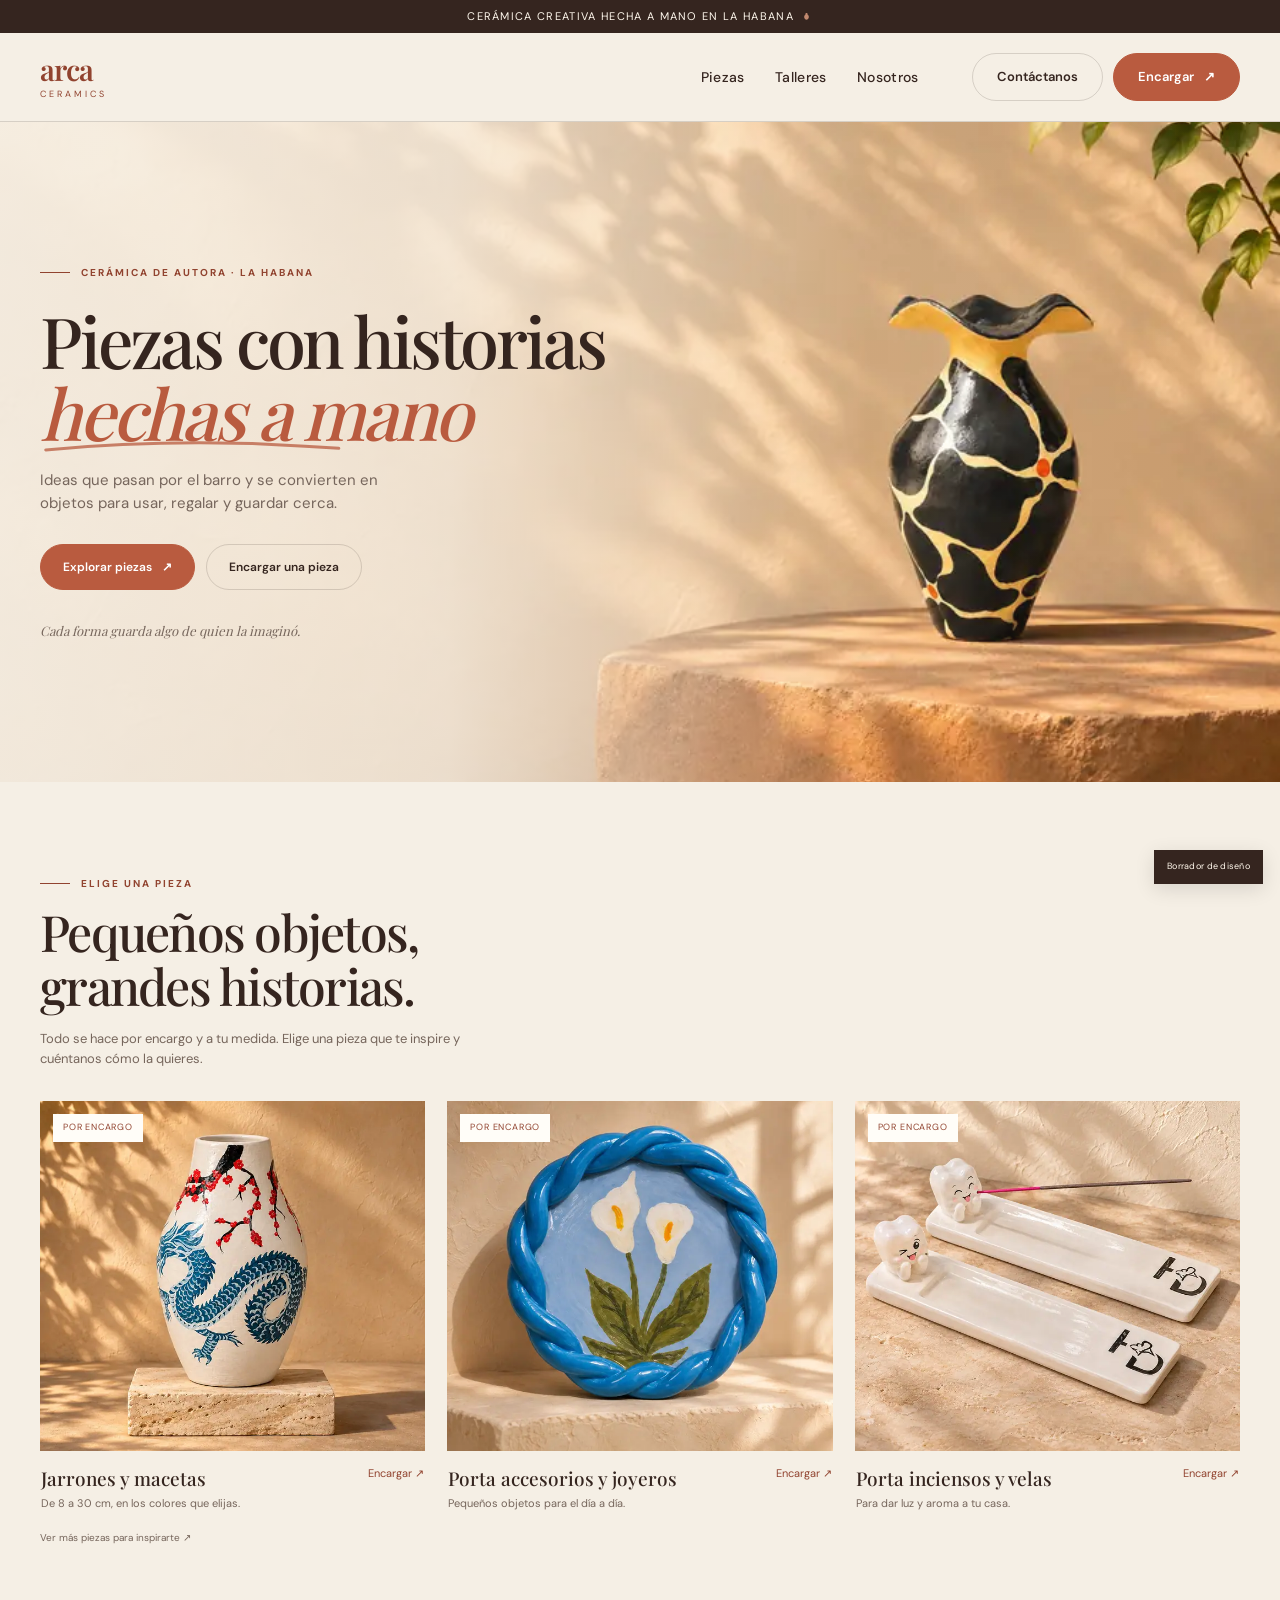
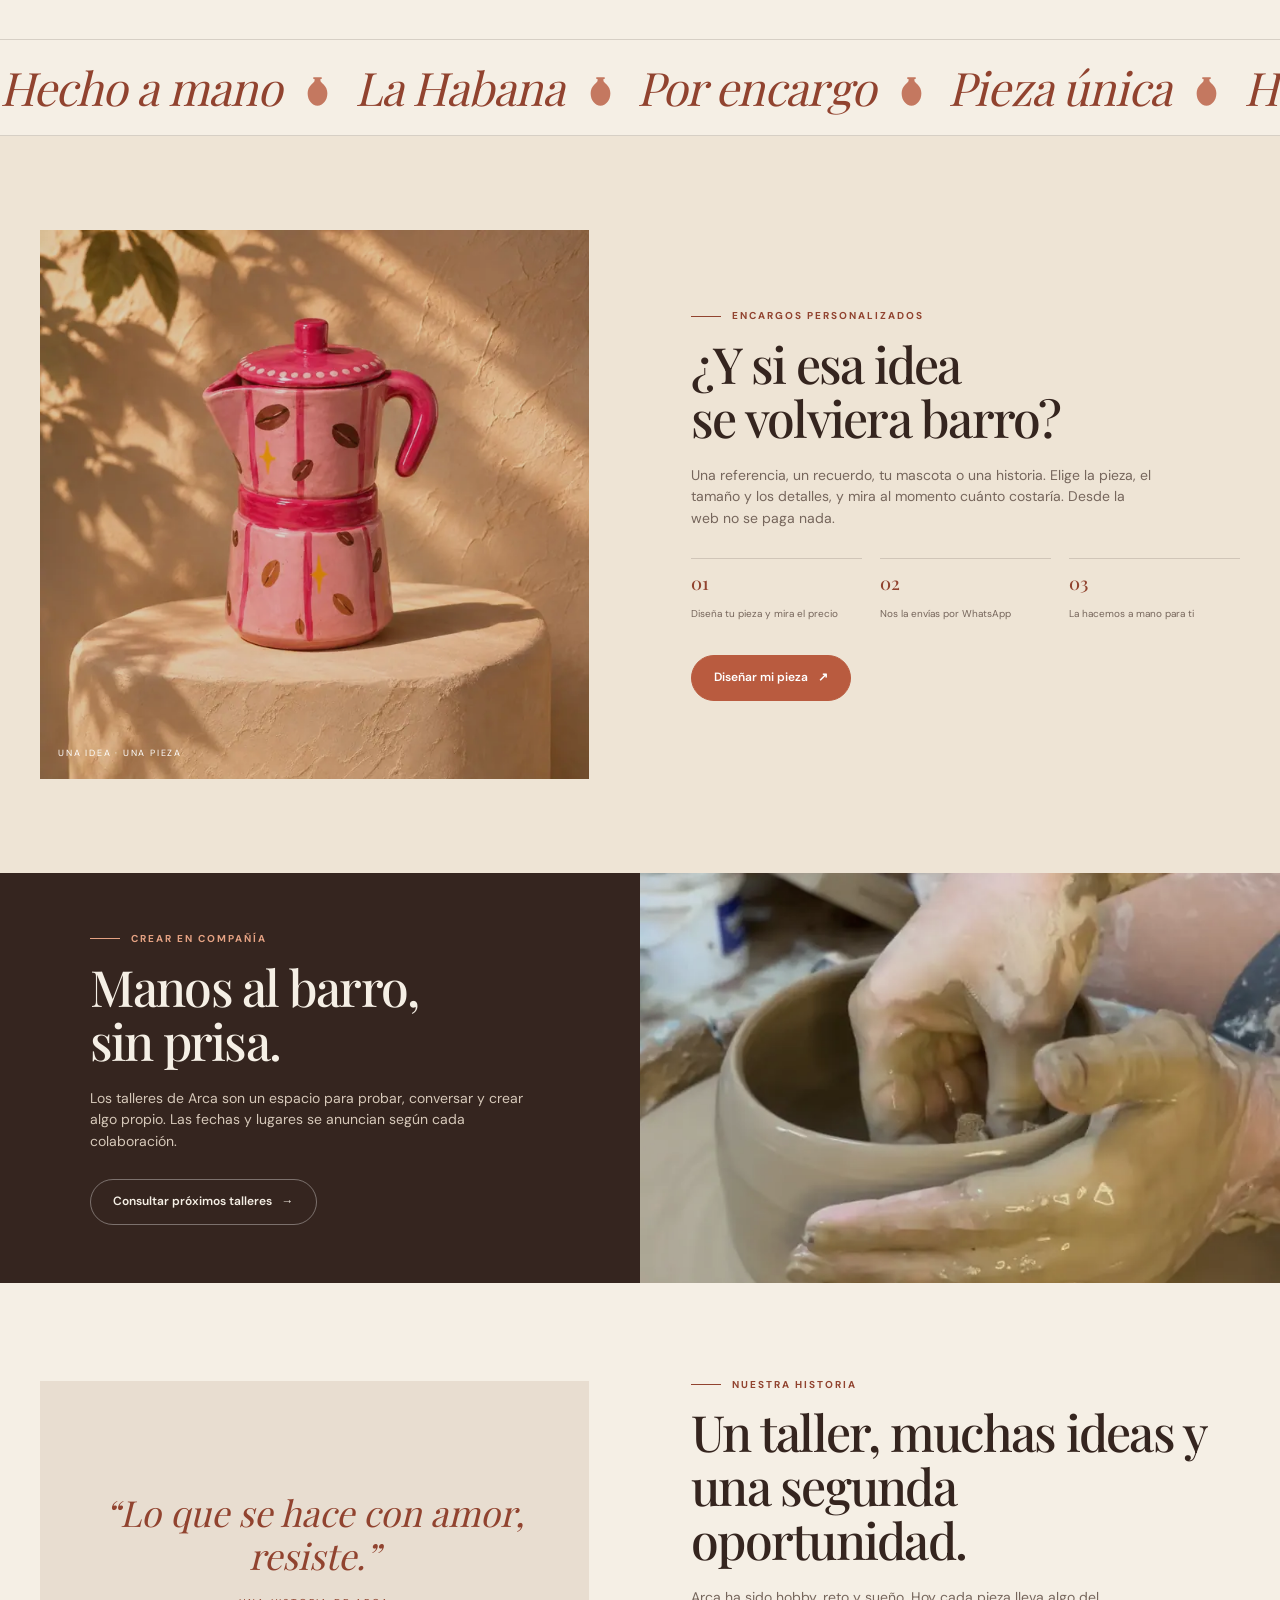
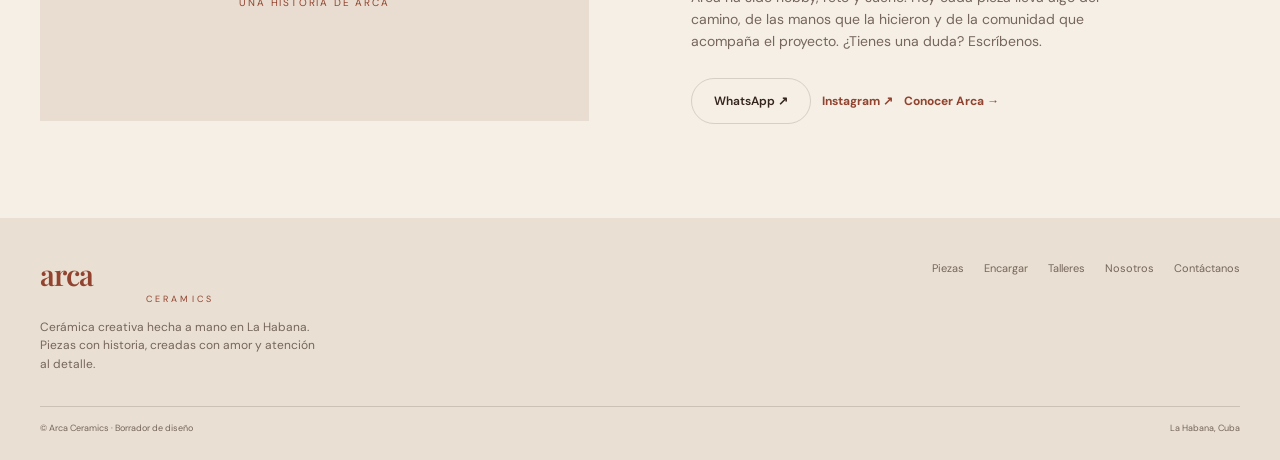
<file: index.html>
<!doctype html>
<html lang="es">
<head>
  <meta charset="utf-8">
  <meta name="viewport" content="width=device-width, initial-scale=1">
  <meta name="theme-color" content="#f5efe5">
  <title>Arca Ceramics — piezas con historia</title>
  <meta name="description" content="Cerámica creativa hecha a mano en La Habana. Encarga tu pieza a medida, mira un precio aproximado al momento y descubre los talleres de Arca Ceramics.">
  <link rel="preload" href="public/fonts/dm-sans-latin-wght-normal.woff2" as="font" type="font/woff2" crossorigin><link rel="preload" href="public/fonts/playfair-display-latin-wght-normal.woff2" as="font" type="font/woff2" crossorigin>
  <link rel="stylesheet" href="styles.css">
</head>
<body>
  <div class="announcement">Cerámica creativa hecha a mano en La Habana <i class="sep" aria-hidden="true"></i></div>
  <header class="site-header"><nav class="nav" aria-label="Navegación principal"><a class="brand" href="index.html" aria-label="Arca Ceramics, inicio"><strong>arca</strong><span>CERAMICS</span></a><div class="nav-links" id="nav-links"><a href="piezas.html">Piezas</a><a href="talleres.html">Talleres</a><a href="nosotros.html">Nosotros</a><a class="mobile-only" href="https://wa.me/5354638470?text=Hola%20Arca%2C%20tengo%20una%20pregunta" target="_blank" rel="noreferrer">Contáctanos</a></div><div class="nav-actions"><a class="button secondary contactar" href="https://wa.me/5354638470?text=Hola%20Arca%2C%20tengo%20una%20pregunta" target="_blank" rel="noreferrer">Contáctanos</a><a class="button" href="encargar.html">Encargar <span aria-hidden="true">↗︎</span></a></div><button class="menu-toggle" id="menu-toggle" aria-label="Abrir menú" aria-expanded="false">☰</button></nav></header>

  <main id="inicio">
    <section class="hero">
      <div class="hero-copy">
        <div class="eyebrow">Cerámica de autora · La Habana</div>
        <h1>Piezas con historias<br><em class="subrayado">hechas a mano<svg class="trazo" viewBox="0 0 300 20" preserveAspectRatio="none" aria-hidden="true"><path pathLength="1" d="M4 13 C 60 5, 125 3, 185 9 S 268 16, 296 7"/></svg></em></h1>
        <p>Ideas que pasan por el barro y se convierten en objetos para usar, regalar y guardar cerca.</p>
        <div class="button-row">
          <a class="button" href="piezas.html">Explorar piezas <span aria-hidden="true">↗︎</span></a>
          <a class="button secondary" href="encargar.html">Encargar una pieza</a>
        </div>
        <div class="hero-note">Cada forma guarda algo de quien la imaginó.</div>
      </div>
      <div class="hero-visual">
        <img src="public/images/web/hero-arca-panorama.webp" srcset="public/images/web/hero-arca-panorama-900.webp 900w, public/images/web/hero-arca-panorama.webp 1600w" sizes="(max-width: 860px) 100vw, 60vw" decoding="async" alt="Jarrón de cerámica negro y amarillo de Arca en una composición panorámica de luz cálida">
      </div>
    </section>

    <section class="section wrap" id="piezas">
      <div class="section-heading">
        <div><div class="eyebrow">Elige una pieza</div><h2>Pequeños objetos,<br>grandes historias.</h2></div>
        <p>Todo se hace por encargo y a tu medida. Elige una pieza que te inspire y cuéntanos cómo la quieres.</p>
      </div>
      <div class="product-grid">
        <article class="product-card">
          <a href="encargar.html?pieza=Jarr%C3%B3n%20decorativo#encargo" aria-label="Encargar un jarrón como este">
            <div class="product-photo crop-one" data-foto-2="public/images/web/profesional/organizador-emma-arca-estudio-700.webp"><img src="public/images/web/profesional/jarron-dragon-arca-estudio.webp" srcset="public/images/web/profesional/jarron-dragon-arca-estudio-700.webp 700w, public/images/web/profesional/jarron-dragon-arca-estudio.webp 1100w" sizes="(max-width: 860px) 100vw, 33vw" loading="lazy" decoding="async" alt="Jarrón blanco de cerámica de Arca con un dragón azul pintado a mano"><span class="product-tag">Por encargo</span></div>
            <div class="product-info"><div><h3>Jarrones y macetas</h3><p>De 8 a 30 cm, en los colores que elijas.</p></div><span>Encargar ↗︎</span></div>
          </a>
        </article>
        <article class="product-card">
          <a href="encargar.html?pieza=Porta%20accesorios#encargo" aria-label="Encargar un porta accesorios como este">
            <div class="product-photo crop-two" data-foto-2="public/images/web/profesional/joyero-tarta-arca-estudio-700.webp"><img src="public/images/web/porta-accesorios-arca-profesional.webp" srcset="public/images/web/porta-accesorios-arca-profesional-700.webp 700w, public/images/web/porta-accesorios-arca-profesional.webp 1100w" sizes="(max-width: 860px) 100vw, 33vw" loading="lazy" decoding="async" alt="Porta accesorios de cerámica de Arca, azul con flores pintadas"><span class="product-tag">Por encargo</span></div>
            <div class="product-info"><div><h3>Porta accesorios y joyeros</h3><p>Pequeños objetos para el día a día.</p></div><span>Encargar ↗︎</span></div>
          </a>
        </article>
        <article class="product-card">
          <a href="encargar.html?pieza=Porta%20incienso#encargo" aria-label="Encargar un porta incienso como este">
            <div class="product-photo crop-three" data-foto-2="public/images/web/profesional/porta-incienso-hibisco-arca-estudio-700.webp"><img src="public/images/web/porta-incienso-arca-profesional.webp" srcset="public/images/web/porta-incienso-arca-profesional-700.webp 700w, public/images/web/porta-incienso-arca-profesional.webp 1100w" sizes="(max-width: 860px) 100vw, 33vw" loading="lazy" decoding="async" alt="Porta inciensos de cerámica de Arca, con pequeñas figuras hechas a mano"><span class="product-tag">Por encargo</span></div>
            <div class="product-info"><div><h3>Porta inciensos y velas</h3><p>Para dar luz y aroma a tu casa.</p></div><span>Encargar ↗︎</span></div>
          </a>
        </article>
      </div>
      <p class="note"><a href="piezas.html">Ver más piezas para inspirarte ↗︎</a></p>
    </section>

    <div class="franja" aria-hidden="true"><div class="franja-texto"><span>Hecho a mano <i class="sep"></i> La Habana <i class="sep"></i> Por encargo <i class="sep"></i> Pieza única <i class="sep"></i> Hecho a mano <i class="sep"></i> La Habana <i class="sep"></i> Por encargo <i class="sep"></i> Pieza única <i class="sep"></i>&nbsp;</span><span>Hecho a mano <i class="sep"></i> La Habana <i class="sep"></i> Por encargo <i class="sep"></i> Pieza única <i class="sep"></i> Hecho a mano <i class="sep"></i> La Habana <i class="sep"></i> Por encargo <i class="sep"></i> Pieza única <i class="sep"></i>&nbsp;</span></div></div>

    <section class="soft-band section" id="encargos">
      <div class="custom wrap">
        <div class="custom-art" data-foto-2="public/images/web/encargo-perrito-700.webp"><img src="public/images/web/pieza-encargo-arca-profesional.webp" srcset="public/images/web/pieza-encargo-arca-profesional-700.webp 700w, public/images/web/pieza-encargo-arca-profesional.webp 1100w" sizes="(max-width: 860px) 100vw, 45vw" loading="lazy" decoding="async" alt="Pieza rosa de cerámica hecha a mano por Arca, presentada en un entorno cálido"></div>
        <div class="custom-copy">
          <div class="eyebrow">Encargos personalizados</div>
          <h2>¿Y si esa idea<br>se volviera barro?</h2>
          <p>Una referencia, un recuerdo, tu mascota o una historia. Elige la pieza, el tamaño y los detalles, y mira al momento cuánto costaría. Desde la web no se paga nada.</p>
          <div class="steps">
            <div class="step"><b>01</b><span>Diseña tu pieza y mira el precio</span></div>
            <div class="step"><b>02</b><span>Nos la envías por WhatsApp</span></div>
            <div class="step"><b>03</b><span>La hacemos a mano para ti</span></div>
          </div>
          <a class="button" href="encargar.html">Diseñar mi pieza <span aria-hidden="true">↗︎</span></a>
        </div>
      </div>
    </section>

    <section id="talleres" class="workshop">
      <div class="workshop-copy">
        <div class="eyebrow">Crear en compañía</div>
        <h2>Manos al barro,<br>sin prisa.</h2>
        <p>Los talleres de Arca son un espacio para probar, conversar y crear algo propio. Las fechas y lugares se anuncian según cada colaboración.</p>
        <a class="button secondary" href="talleres.html" style="color:var(--paper);border-color:rgba(255,255,255,.35)">Consultar próximos talleres <span aria-hidden="true">→</span></a>
      </div>
      <div class="workshop-photo"><img src="public/images/web/taller-manos-barro.webp" loading="lazy" decoding="async" alt="Manos de Rocío dando forma a un cuenco de barro en el torno, en el taller de Arca"></div>
    </section>

    <section class="section wrap" id="arca">
      <div class="story">
        <div class="story-mark"><div><span>“Lo que se hace con amor, resiste.”</span><small>Una historia de Arca</small></div></div>
        <div>
          <div class="eyebrow">Nuestra historia</div>
          <h2>Un taller, muchas ideas y una segunda oportunidad.</h2>
          <p>Arca ha sido hobby, reto y sueño. Hoy cada pieza lleva algo del camino, de las manos que la hicieron y de la comunidad que acompaña el proyecto. ¿Tienes una duda? Escríbenos.</p>
          <div class="button-row">
            <a class="button secondary" href="https://wa.me/5354638470" target="_blank" rel="noreferrer">WhatsApp ↗︎</a>
            <a class="text-link" href="https://www.instagram.com/arca_ceramics/" target="_blank" rel="noreferrer">Instagram ↗︎</a>
            <a class="text-link" href="nosotros.html">Conocer Arca →</a>
          </div>
        </div>
      </div>
    </section>
  </main>

  <footer class="footer">
    <div class="wrap">
      <div class="footer-top">
        <div><a class="brand" href="index.html"><strong>arca</strong><span>CERAMICS</span></a><p>Cerámica creativa hecha a mano en La Habana. Piezas con historia, creadas con amor y atención al detalle.</p></div>
        <div class="footer-links"><a href="piezas.html">Piezas</a><a href="encargar.html">Encargar</a><a href="talleres.html">Talleres</a><a href="nosotros.html">Nosotros</a><a href="https://wa.me/5354638470?text=Hola%20Arca%2C%20tengo%20una%20pregunta" target="_blank" rel="noreferrer">Contáctanos</a></div>
      </div>
      <div class="footer-bottom"><span>© Arca Ceramics · Borrador de diseño</span><span>La Habana, Cuba</span></div>
    </div>
  </footer>
  
  <div class="floating-note">Borrador de diseño</div>
  <script src="site.js" defer></script>
</body>
</html>
</file>
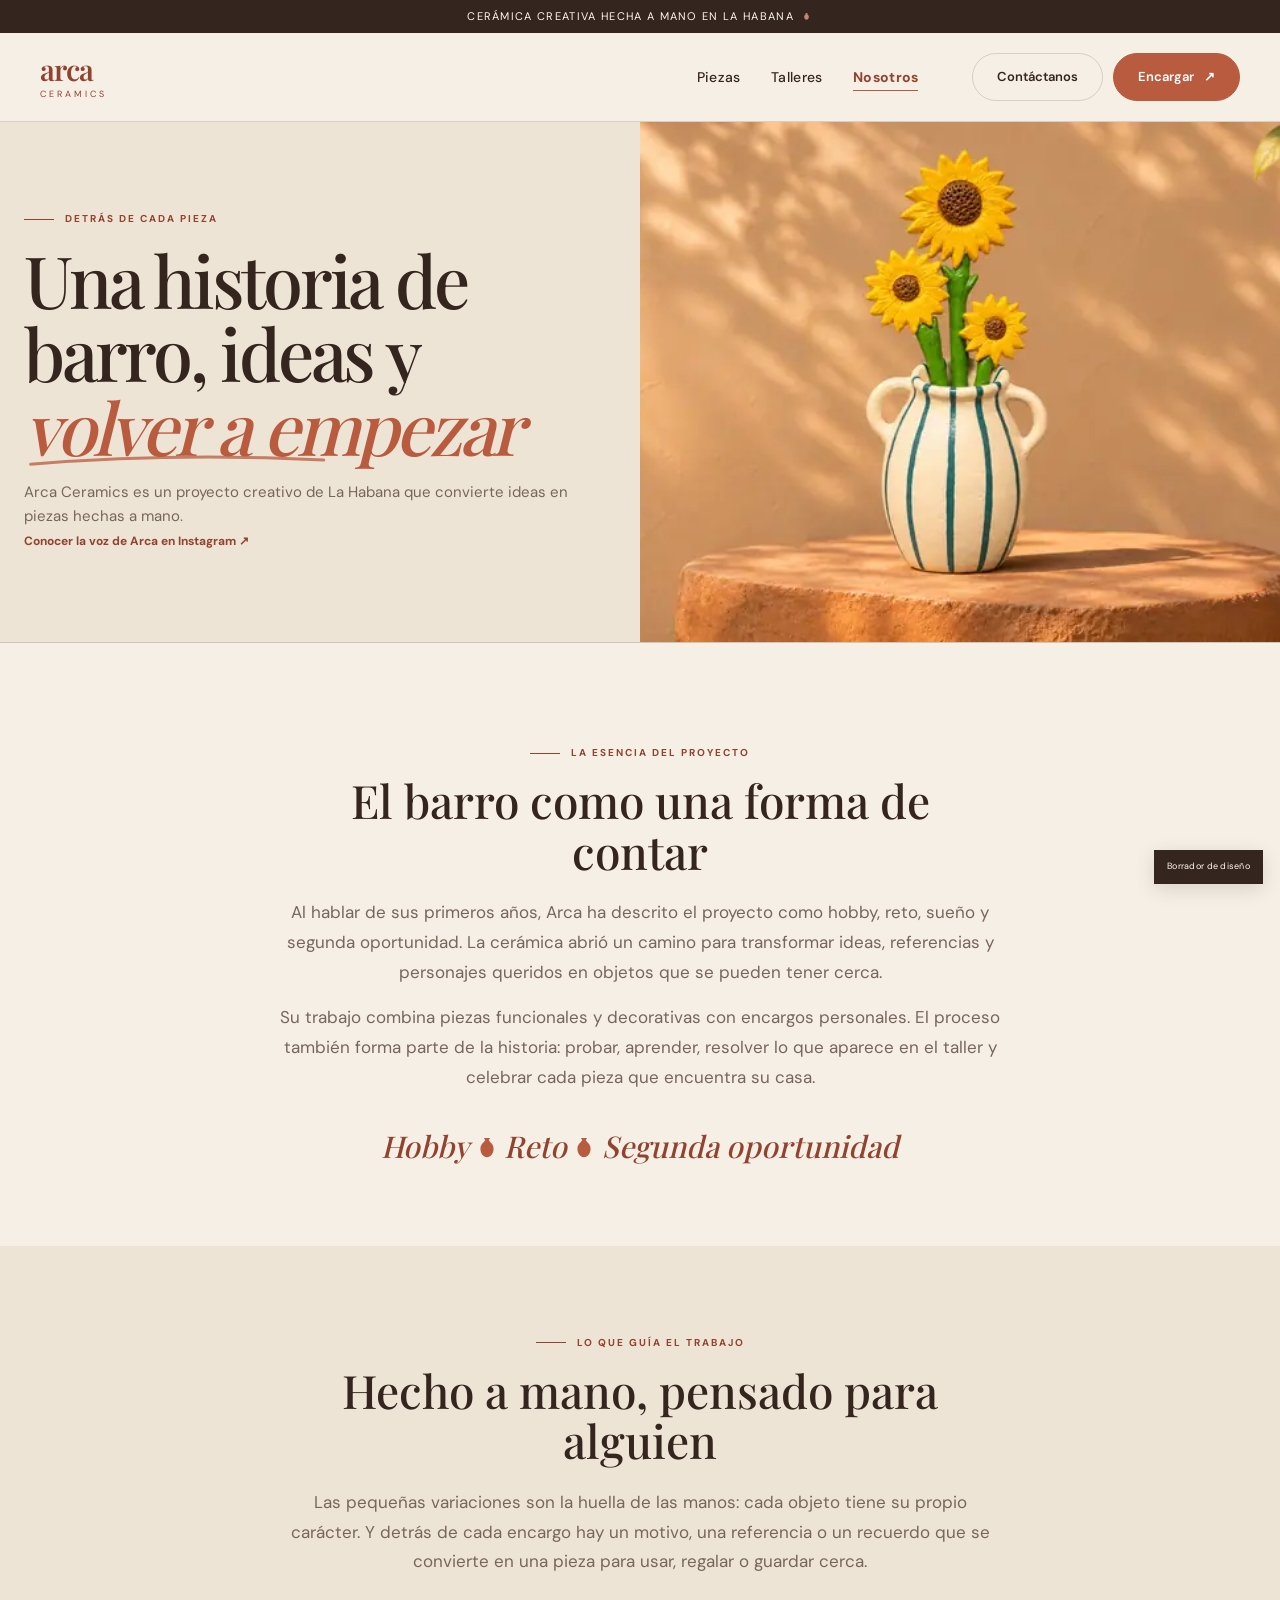
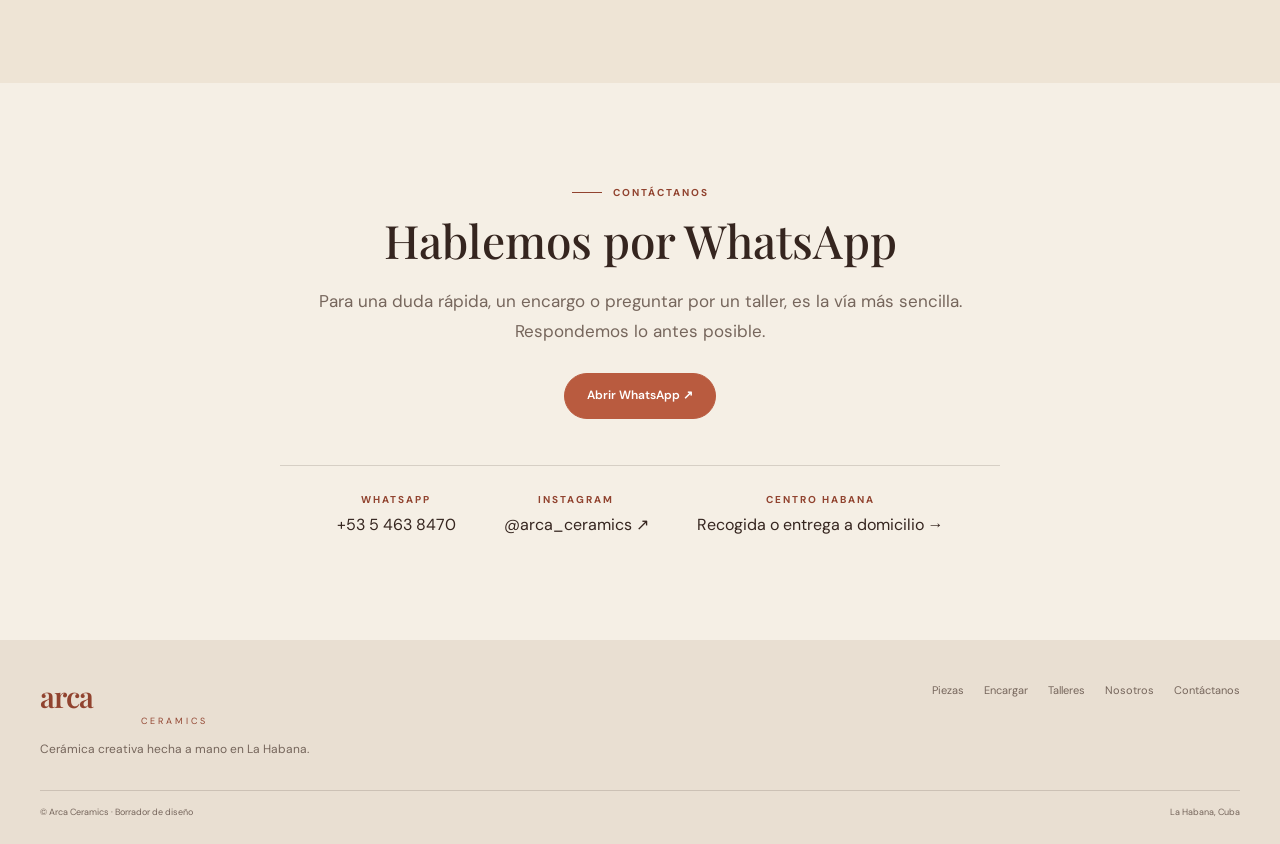
<file: contacto.html>
<!doctype html>
<html lang="es">
<head>
  <meta charset="utf-8"><meta name="viewport" content="width=device-width, initial-scale=1">
  <title>Arca Ceramics</title>
  <meta http-equiv="refresh" content="0; url=nosotros.html#contacto"><link rel="canonical" href="nosotros.html">
  <script>location.replace('nosotros.html' + location.search + (location.hash || '#contacto'));</script>
</head>
<body><p>Esta página ahora está en <a href="nosotros.html#contacto">nosotros.html</a>.</p></body>
</html>
</file>
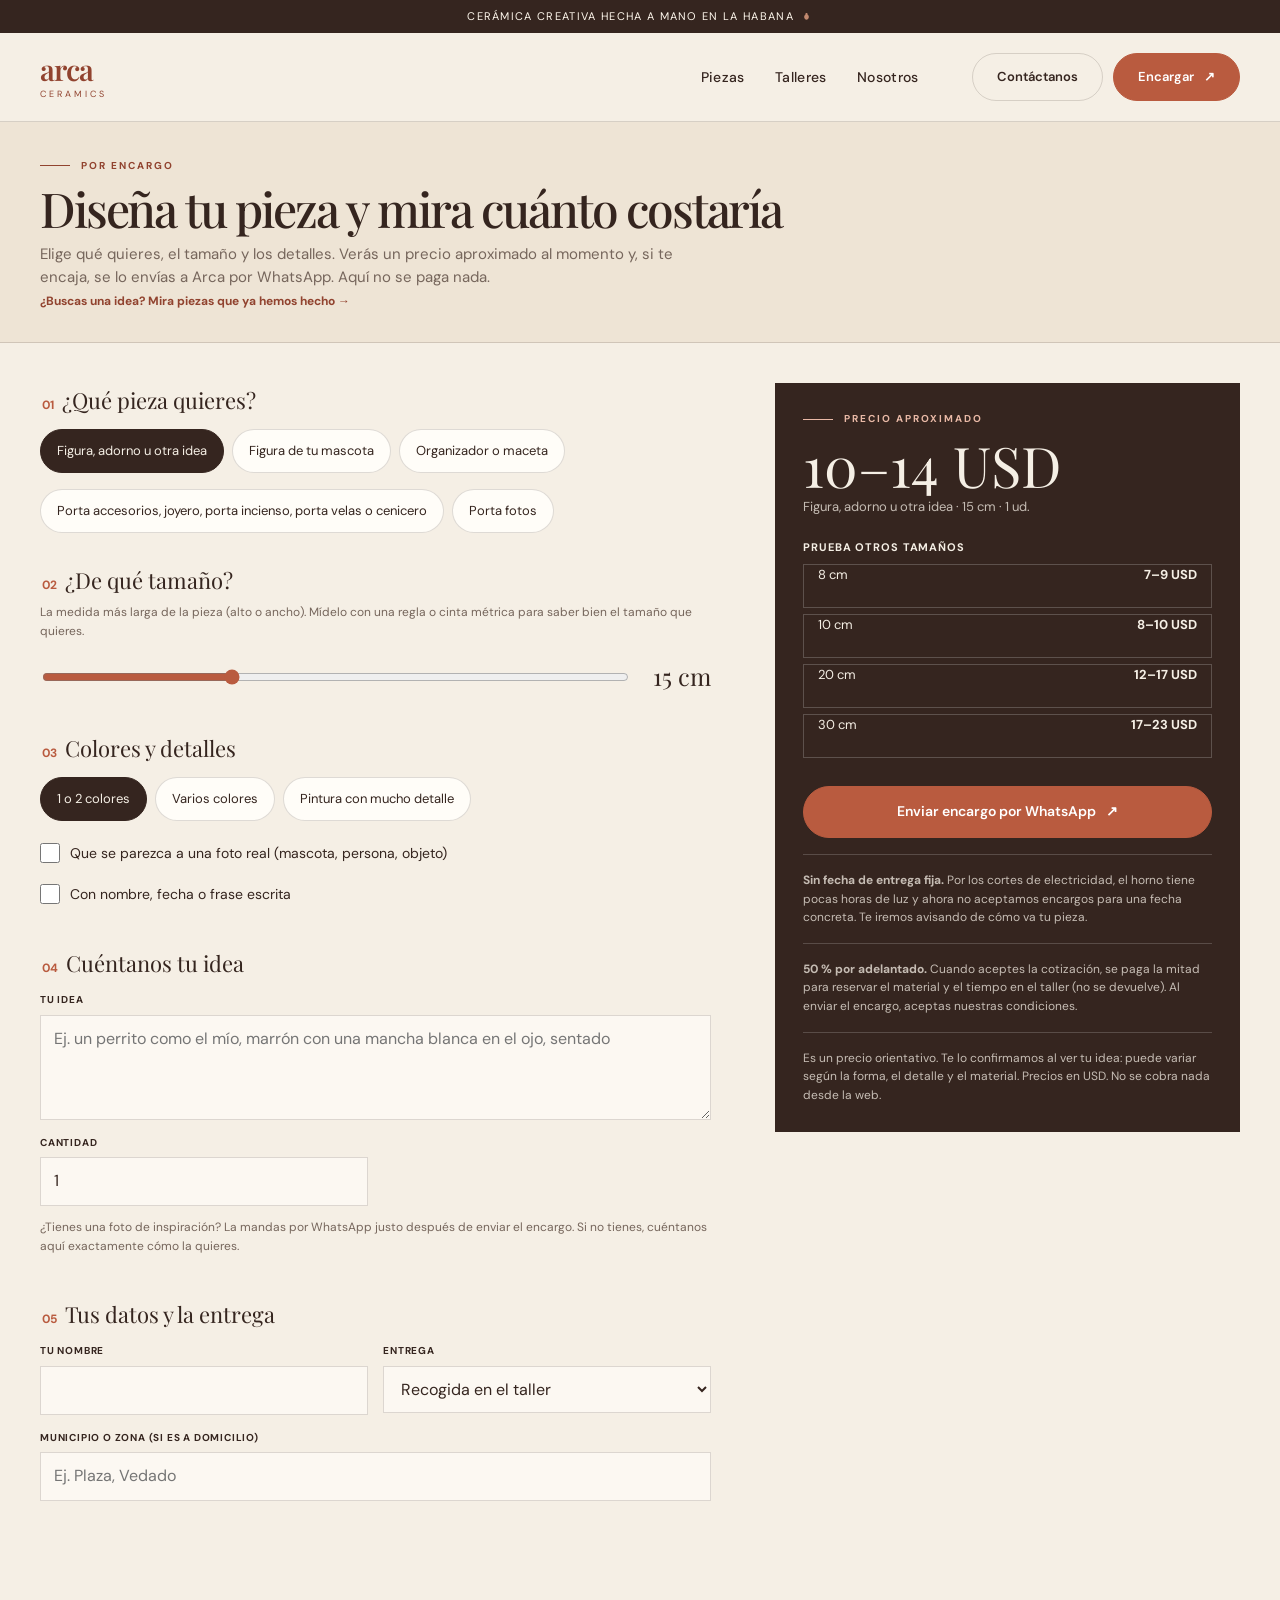
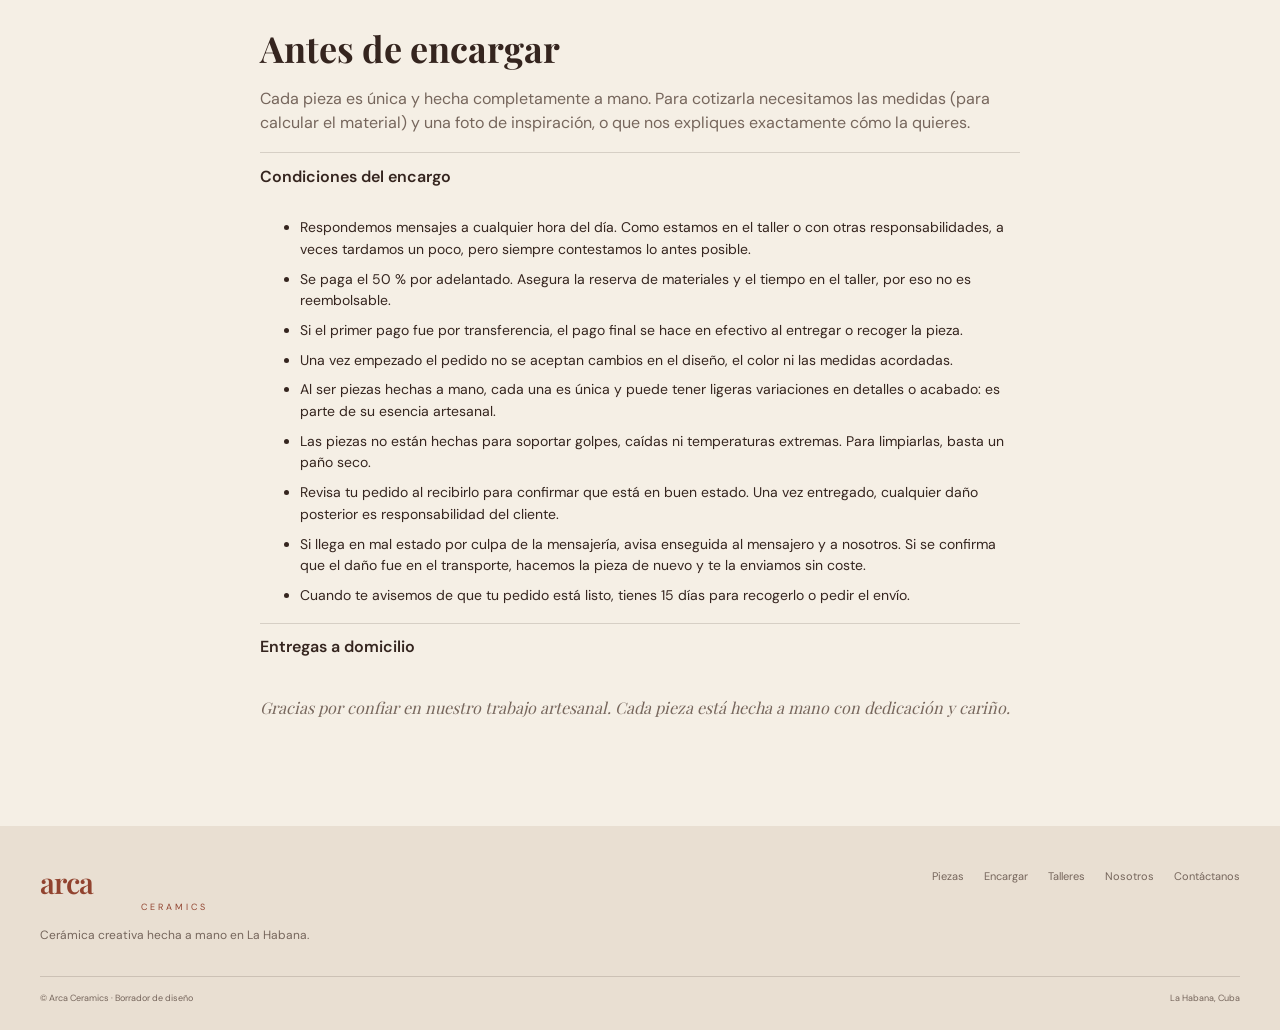
<file: encargar.html>
<!doctype html>
<html lang="es">
<head>
  <meta charset="utf-8"><meta name="viewport" content="width=device-width, initial-scale=1"><meta name="theme-color" content="#f5efe5">
  <title>Encarga tu pieza | Arca Ceramics</title><meta name="description" content="Diseña tu pieza de cerámica por encargo, mira un precio aproximado y envía el pedido a Arca por WhatsApp."><link rel="preload" href="public/fonts/dm-sans-latin-wght-normal.woff2" as="font" type="font/woff2" crossorigin><link rel="preload" href="public/fonts/playfair-display-latin-wght-normal.woff2" as="font" type="font/woff2" crossorigin><link rel="stylesheet" href="styles.css">
  <style>
    .encargo-layout { display: grid; grid-template-columns: 1.3fr .9fr; gap: clamp(28px, 5vw, 64px); align-items: start; padding: 40px 0 90px; }
    .paso { border: 0; margin: 0 0 30px; padding: 0; }
    .paso legend { margin-bottom: 12px; font-family: var(--serif); font-size: 22px; }
    .paso legend b { color: var(--clay); font-family: var(--sans); font-size: 12px; margin-right: 8px; }
    .paso small { display: block; margin: -6px 0 12px; color: var(--muted); font-size: 12px; }
    .chips { display: flex; flex-wrap: wrap; gap: 8px; }
    .chip input { position: absolute; opacity: 0; }
    .chip span { display: inline-flex; align-items: center; min-height: 44px; padding: 0 16px; border: 1px solid var(--line); border-radius: 999px; background: var(--white); font-size: 13px; cursor: pointer; }
    .chip input:checked + span { background: var(--ink); border-color: var(--ink); color: var(--paper); }
    .chip input:focus-visible + span { outline: 2px solid var(--clay); outline-offset: 2px; }
    .tamano-fila { display: flex; align-items: center; gap: 16px; }
    .tamano-fila input { flex: 1; accent-color: var(--clay); min-height: 44px; }
    .tamano-fila output { min-width: 64px; font-family: var(--serif); font-size: 24px; text-align: right; }
    .check { display: flex; gap: 10px; align-items: flex-start; padding: 10px 0; font-size: 14px; cursor: pointer; }
    .check input { width: 20px; height: 20px; margin: 0; accent-color: var(--clay); flex: none; }
    .campos { display: grid; grid-template-columns: 1fr 1fr; gap: 15px; }
    .presupuesto { position: sticky; top: 90px; padding: 28px; background: var(--ink); color: var(--paper); }
    .presupuesto .eyebrow { color: #e9b9a6; }
    .presupuesto .cifra { margin: 10px 0 4px; font-family: var(--serif); font-size: clamp(40px, 6vw, 56px); line-height: 1; }
    .presupuesto p { margin: 0; color: rgba(245,239,229,.75); font-size: 13px; }
    .presupuesto .aviso { margin-top: 16px; padding-top: 16px; border-top: 1px solid rgba(255,255,255,.18); font-size: 12px; }
    .comparar-titulo { margin: 22px 0 8px; font-size: 11px; font-weight: 700; letter-spacing: .08em; text-transform: uppercase; }
    .comparar-op { display: flex; justify-content: space-between; width: 100%; min-height: 44px; padding: 0 14px; margin-bottom: 6px; border: 1px solid rgba(255,255,255,.2); background: transparent; color: var(--paper); font: inherit; font-size: 13px; cursor: pointer; }
    .comparar-op:hover { border-color: var(--paper); }
    .enviar { width: 100%; margin-top: 22px; min-height: 52px; font-size: 14px; }
    .enviado { margin-top: 14px; padding: 12px 14px; background: #e3ebdf; color: #344b34; font-size: 13px; }
    /* Cabecera más baja en esta página, para que la calculadora se vea antes */
    .page-hero { padding: 36px 0 30px; }
    .page-hero h1 { margin: 10px 0 10px; font-size: clamp(32px, 4.5vw, 48px); }
    /* Tipos de pieza en 2 líneas: los 3 primeros arriba y los otros 2 abajo, con su tamaño normal */
    #tipos::after { content: ""; flex-basis: 100%; order: 1; margin-top: -8px; }
    #tipos .chip:nth-child(n+4) { order: 2; }
    #encargo, #condiciones { scroll-margin-top: 100px; }
    .condiciones { max-width: 760px; padding-bottom: 90px; }
    .condiciones h2 { margin: 0 0 10px; font-family: var(--serif); font-size: clamp(28px, 4vw, 36px); }
    .condiciones > p { color: var(--muted); }
    .condiciones details { margin-top: 14px; border-top: 1px solid var(--line); }
    .condiciones summary { min-height: 48px; display: flex; align-items: center; font-weight: 600; cursor: pointer; }
    .condiciones li { margin-bottom: 8px; font-size: 14px; }
    .condiciones .gracias { margin-top: 24px; font-family: var(--serif); font-style: italic; }
    @media (max-width: 860px) {
      .encargo-layout { grid-template-columns: 1fr; padding-top: 36px; }
      .presupuesto { position: static; }
      .campos { grid-template-columns: 1fr; }
    }
  </style>
</head>
<body>
  <div class="announcement">Cerámica creativa hecha a mano en La Habana <i class="sep" aria-hidden="true"></i></div>
  <header class="site-header"><nav class="nav" aria-label="Navegación principal"><a class="brand" href="index.html" aria-label="Arca Ceramics, inicio"><strong>arca</strong><span>CERAMICS</span></a><div class="nav-links" id="nav-links"><a href="piezas.html">Piezas</a><a href="talleres.html">Talleres</a><a href="nosotros.html">Nosotros</a><a class="mobile-only" href="https://wa.me/5354638470?text=Hola%20Arca%2C%20tengo%20una%20pregunta" target="_blank" rel="noreferrer">Contáctanos</a></div><div class="nav-actions"><a class="button secondary contactar" href="https://wa.me/5354638470?text=Hola%20Arca%2C%20tengo%20una%20pregunta" target="_blank" rel="noreferrer">Contáctanos</a><a class="button" href="encargar.html" aria-current="page">Encargar <span aria-hidden="true">↗︎</span></a></div><button class="menu-toggle" id="menu-toggle" aria-label="Abrir menú" aria-expanded="false">☰</button></nav></header>
  <main>
    <section class="page-hero"><div class="wrap"><div class="eyebrow">Por encargo</div><h1>Diseña tu pieza y mira cuánto costaría</h1><p>Elige qué quieres, el tamaño y los detalles. Verás un precio aproximado al momento y, si te encaja, se lo envías a Arca por WhatsApp. Aquí no se paga nada.</p><p><a class="text-link" href="piezas.html">¿Buscas una idea? Mira piezas que ya hemos hecho →</a></p></div></section>

    <div class="wrap encargo-layout">
      <form id="encargo" novalidate>
        <fieldset class="paso"><legend><b>01</b>¿Qué pieza quieres?</legend><div class="chips" id="tipos"></div></fieldset>

        <fieldset class="paso"><legend><b>02</b>¿De qué tamaño?</legend><small>La medida más larga de la pieza (alto o ancho). Mídelo con una regla o cinta métrica para saber bien el tamaño que quieres.</small>
          <div class="tamano-fila"><input type="range" id="tamano" name="tamano" min="5" max="30" step="1" value="15" aria-label="Tamaño en centímetros"><output id="tamano-valor" for="tamano">15 cm</output></div>
        </fieldset>

        <fieldset class="paso"><legend><b>03</b>Colores y detalles</legend>
          <div class="chips" id="colores"></div>
          <div style="margin-top:12px">
            <label class="check"><input type="checkbox" name="parecido"><span id="lbl-parecido"></span></label>
            <label class="check"><input type="checkbox" name="texto"><span id="lbl-texto"></span></label>
          </div>
        </fieldset>

        <fieldset class="paso"><legend><b>04</b>Cuéntanos tu idea</legend>
          <div class="campos">
            <div class="field full"><label for="detalles">Tu idea</label><textarea id="detalles" name="detalles" placeholder="Ej. un perrito como el mío, marrón con una mancha blanca en el ojo, sentado"></textarea></div>
            <div class="field"><label for="cantidad">Cantidad</label><input id="cantidad" name="cantidad" type="number" min="1" value="1" inputmode="numeric"></div>
          </div>
          <small style="margin-top:12px">¿Tienes una foto de inspiración? La mandas por WhatsApp justo después de enviar el encargo. Si no tienes, cuéntanos aquí exactamente cómo la quieres.</small>
        </fieldset>

        <fieldset class="paso"><legend><b>05</b>Tus datos y la entrega</legend>
          <div class="campos">
            <div class="field"><label for="nombre">Tu nombre</label><input id="nombre" name="nombre" autocomplete="name" required></div>
            <div class="field"><label for="entrega">Entrega</label><select id="entrega" name="entrega"><option>Recogida en el taller</option><option>Entrega a domicilio</option><option>Aún no lo sé</option></select></div>
            <div class="field full"><label for="zona">Municipio o zona (si es a domicilio)</label><input id="zona" name="zona" placeholder="Ej. Plaza, Vedado"></div>
          </div>
        </fieldset>
      </form>

      <aside class="presupuesto" aria-live="polite">
        <div class="eyebrow">Precio aproximado</div>
        <div class="cifra" id="precio">—</div>
        <p id="precio-detalle"></p>
        <div class="comparar-titulo">Prueba otros tamaños</div>
        <div id="comparar"></div>
        <button class="button enviar" type="submit" form="encargo">Enviar encargo por WhatsApp <span aria-hidden="true">↗︎</span></button>
        <p class="enviado" id="enviado" hidden>Se ha abierto WhatsApp con tu encargo. Envía el mensaje y, si tienes fotos de referencia, mándalas en el mismo chat.</p>
        <p class="aviso"><b>Sin fecha de entrega fija.</b> Por los cortes de electricidad, el horno tiene pocas horas de luz y ahora no aceptamos encargos para una fecha concreta. Te iremos avisando de cómo va tu pieza.</p>
        <p class="aviso"><b>50 % por adelantado.</b> Cuando aceptes la cotización, se paga la mitad para reservar el material y el tiempo en el taller (no se devuelve). Al enviar el encargo, aceptas <a href="#condiciones" style="color:inherit">nuestras condiciones</a>.</p>
        <p class="aviso">Es un precio orientativo. Te lo confirmamos al ver tu idea: puede variar según la forma, el detalle y el material. Precios en USD. No se cobra nada desde la web.</p>
      </aside>
    </div>

    <section class="wrap condiciones" id="condiciones">
      <h2>Antes de encargar</h2>
      <p>Cada pieza es única y hecha completamente a mano. Para cotizarla necesitamos las medidas (para calcular el material) y una foto de inspiración, o que nos expliques exactamente cómo la quieres.</p>
      <details open><summary>Condiciones del encargo</summary><ul>
        <li>Respondemos mensajes a cualquier hora del día. Como estamos en el taller o con otras responsabilidades, a veces tardamos un poco, pero siempre contestamos lo antes posible.</li>
        <li>Se paga el 50 % por adelantado. Asegura la reserva de materiales y el tiempo en el taller, por eso no es reembolsable.</li>
        <li>Si el primer pago fue por transferencia, el pago final se hace en efectivo al entregar o recoger la pieza.</li>
        <li>Una vez empezado el pedido no se aceptan cambios en el diseño, el color ni las medidas acordadas.</li>
        <li>Al ser piezas hechas a mano, cada una es única y puede tener ligeras variaciones en detalles o acabado: es parte de su esencia artesanal.</li>
        <li>Las piezas no están hechas para soportar golpes, caídas ni temperaturas extremas. Para limpiarlas, basta un paño seco.</li>
        <li>Revisa tu pedido al recibirlo para confirmar que está en buen estado. Una vez entregado, cualquier daño posterior es responsabilidad del cliente.</li>
        <li>Si llega en mal estado por culpa de la mensajería, avisa enseguida al mensajero y a nosotros. Si se confirma que el daño fue en el transporte, hacemos la pieza de nuevo y te la enviamos sin coste.</li>
        <li>Cuando te avisemos de que tu pedido está listo, tienes 15 días para recogerlo o pedir el envío.</li>
      </ul></details>
      <details><summary>Entregas a domicilio</summary><ul>
        <li>Necesitamos la dirección exacta (con número de vivienda) y el nombre y teléfono de quien recibe.</li>
        <li>Cuando el mensajero confirme la entrega y nos digas que puedes recibir, mantente disponible. Si al llegar no se puede entregar porque nadie responde, la segunda mensajería corre por tu cuenta.</li>
        <li>La entrega tiene 10 minutos de cortesía; después se suman 50 CUP por cada minuto de espera.</li>
        <li>El horario no es exacto. Puedes indicarnos un rango de horas que te venga bien, teniendo en cuenta que el mensajero hace varias entregas.</li>
      </ul></details>
      <p class="gracias">Gracias por confiar en nuestro trabajo artesanal. Cada pieza está hecha a mano con dedicación y cariño.</p>
    </section>
  </main>
  <footer class="footer">
    <div class="wrap">
      <div class="footer-top">
        <div><a class="brand" href="index.html"><strong>arca</strong><span>CERAMICS</span></a><p>Cerámica creativa hecha a mano en La Habana.</p></div>
        <div class="footer-links"><a href="piezas.html">Piezas</a><a href="encargar.html">Encargar</a><a href="talleres.html">Talleres</a><a href="nosotros.html">Nosotros</a><a href="https://wa.me/5354638470?text=Hola%20Arca%2C%20tengo%20una%20pregunta" target="_blank" rel="noreferrer">Contáctanos</a></div>
      </div>
      <div class="footer-bottom"><span>© Arca Ceramics · Borrador de diseño</span><span>La Habana, Cuba</span></div>
    </div>
  </footer>
  <script src="precios.js" defer></script><script src="encargar.js" defer></script><script src="site.js" defer></script>
</body>
</html>
</file>
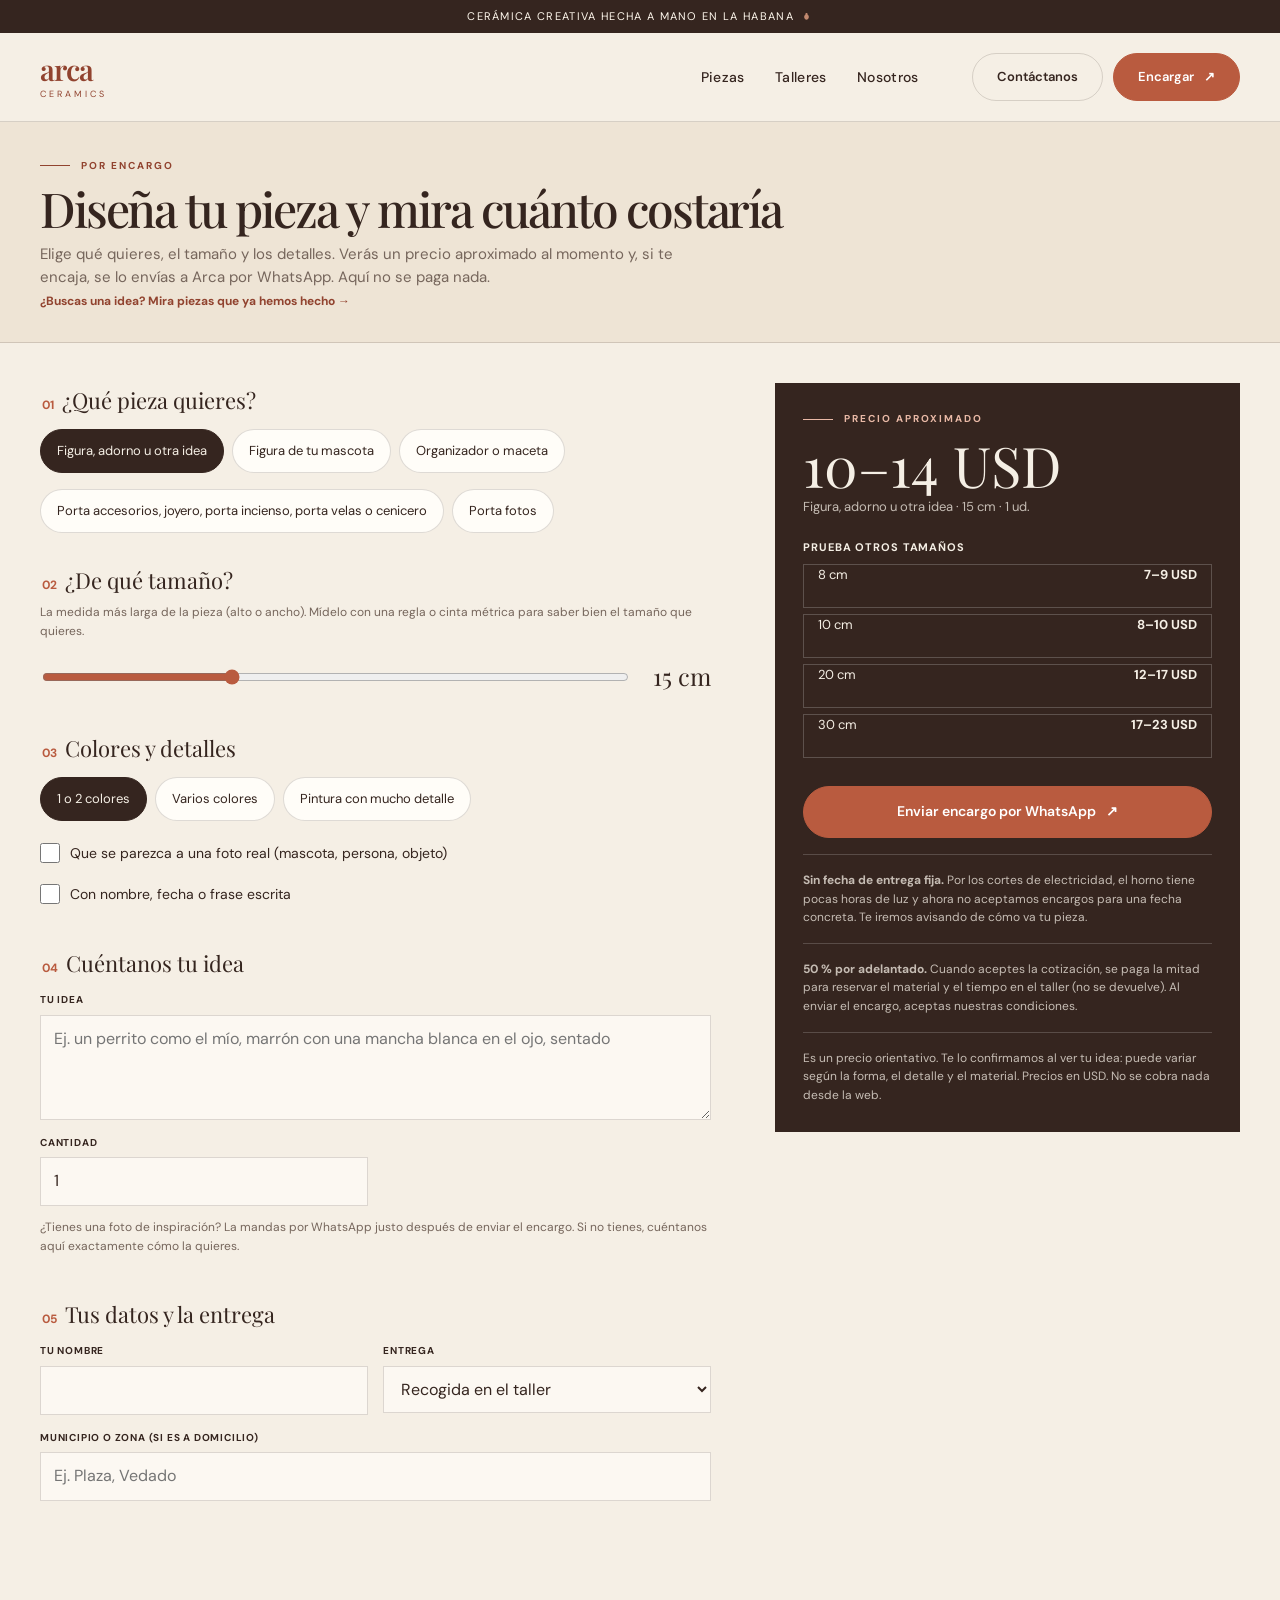
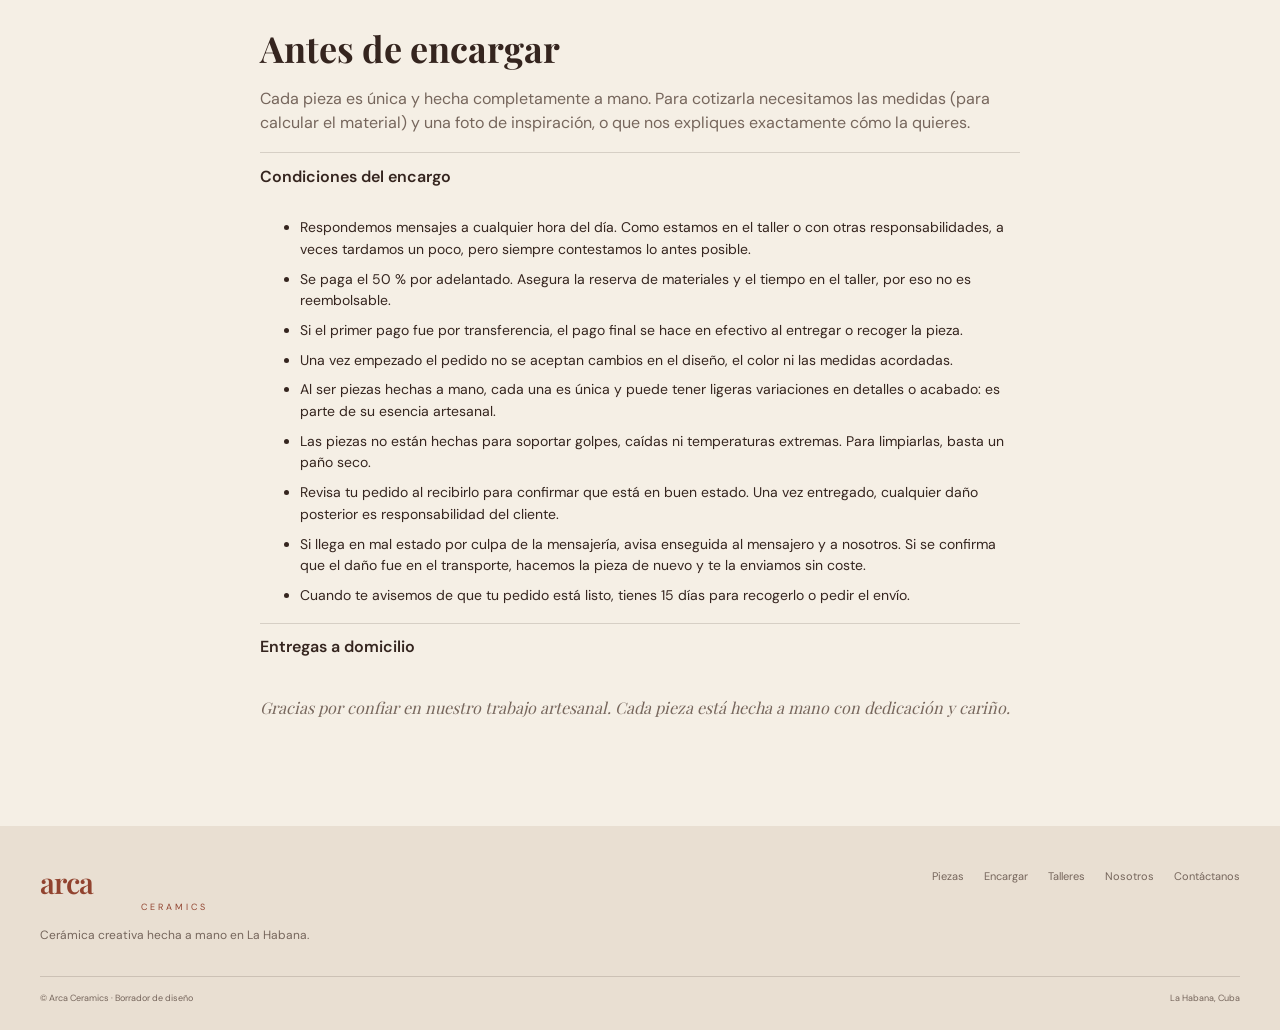
<file: encargos.html>
<!doctype html>
<html lang="es">
<head>
  <meta charset="utf-8"><meta name="viewport" content="width=device-width, initial-scale=1">
  <title>Arca Ceramics</title>
  <meta http-equiv="refresh" content="0; url=encargar.html"><link rel="canonical" href="encargar.html">
  <script>location.replace('encargar.html' + location.search + '');</script>
</head>
<body><p>Esta página ahora está en <a href="encargar.html">encargar.html</a>.</p></body>
</html>
</file>
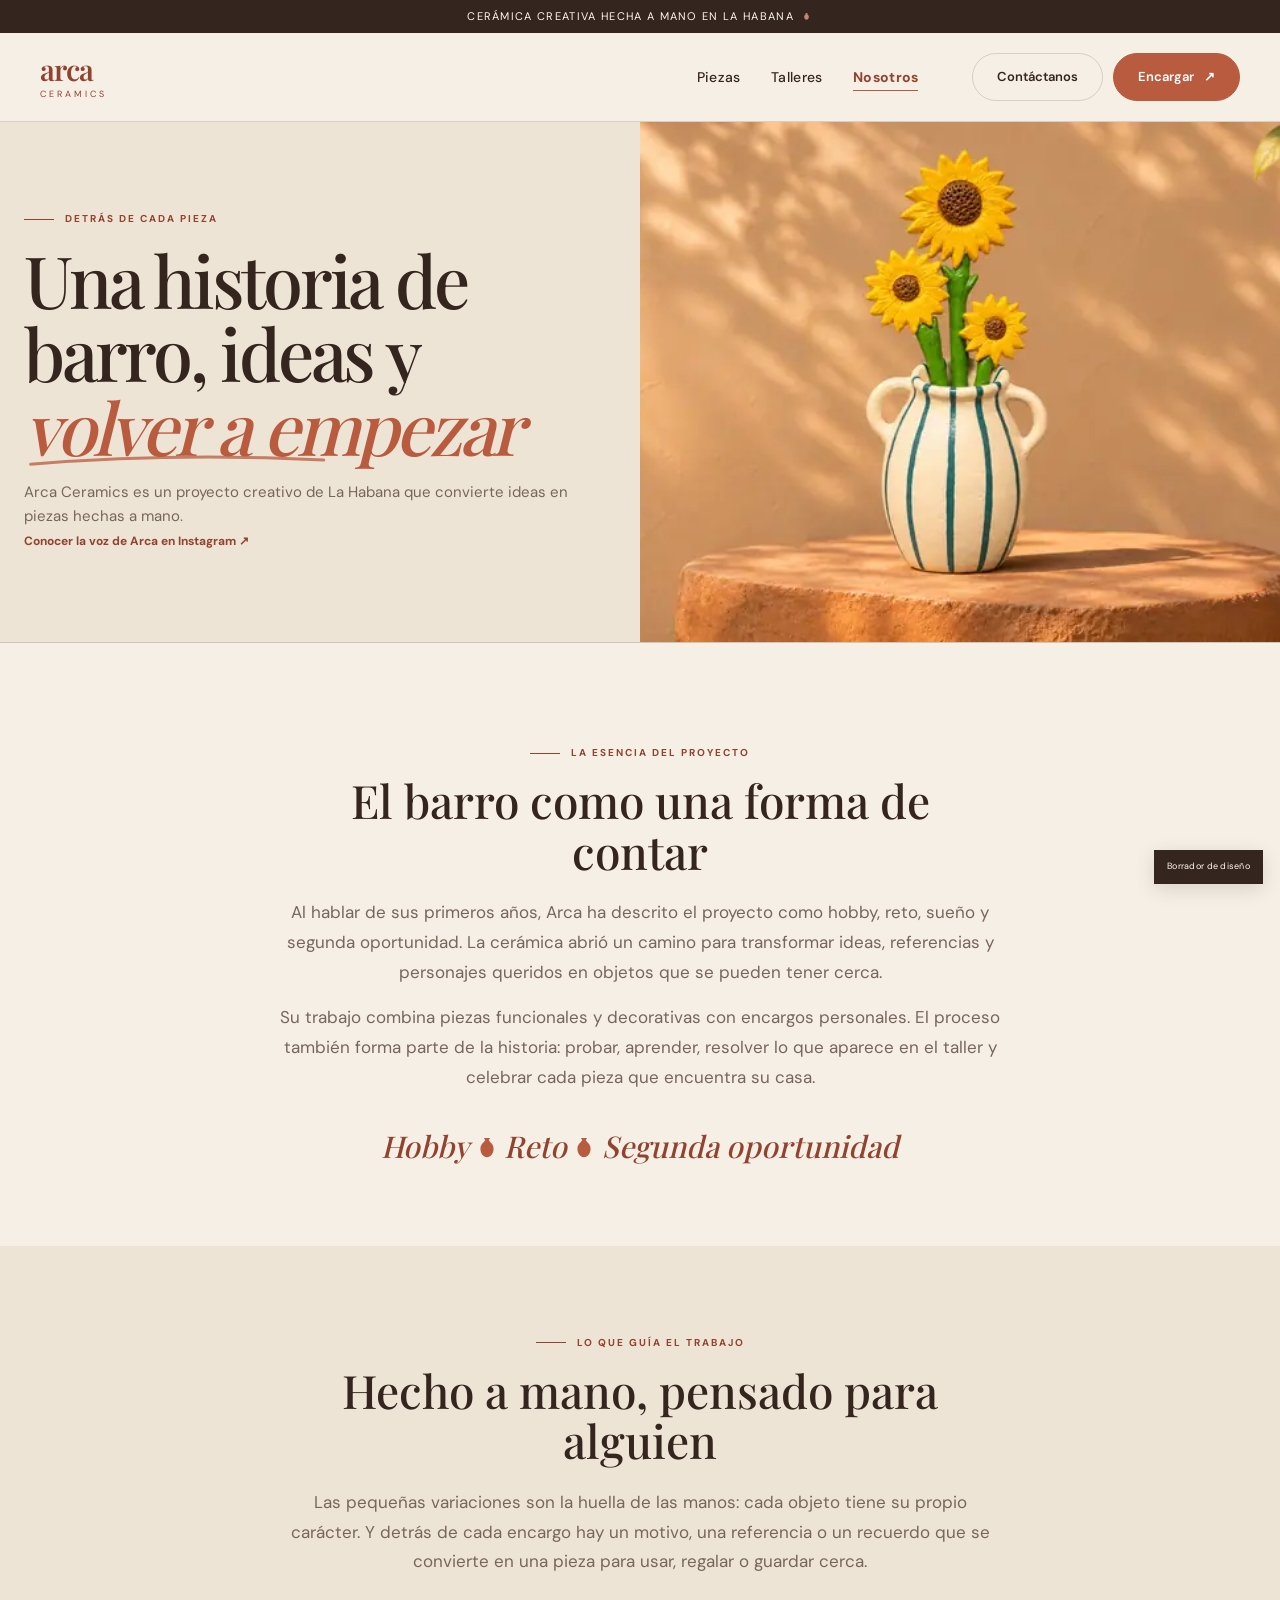
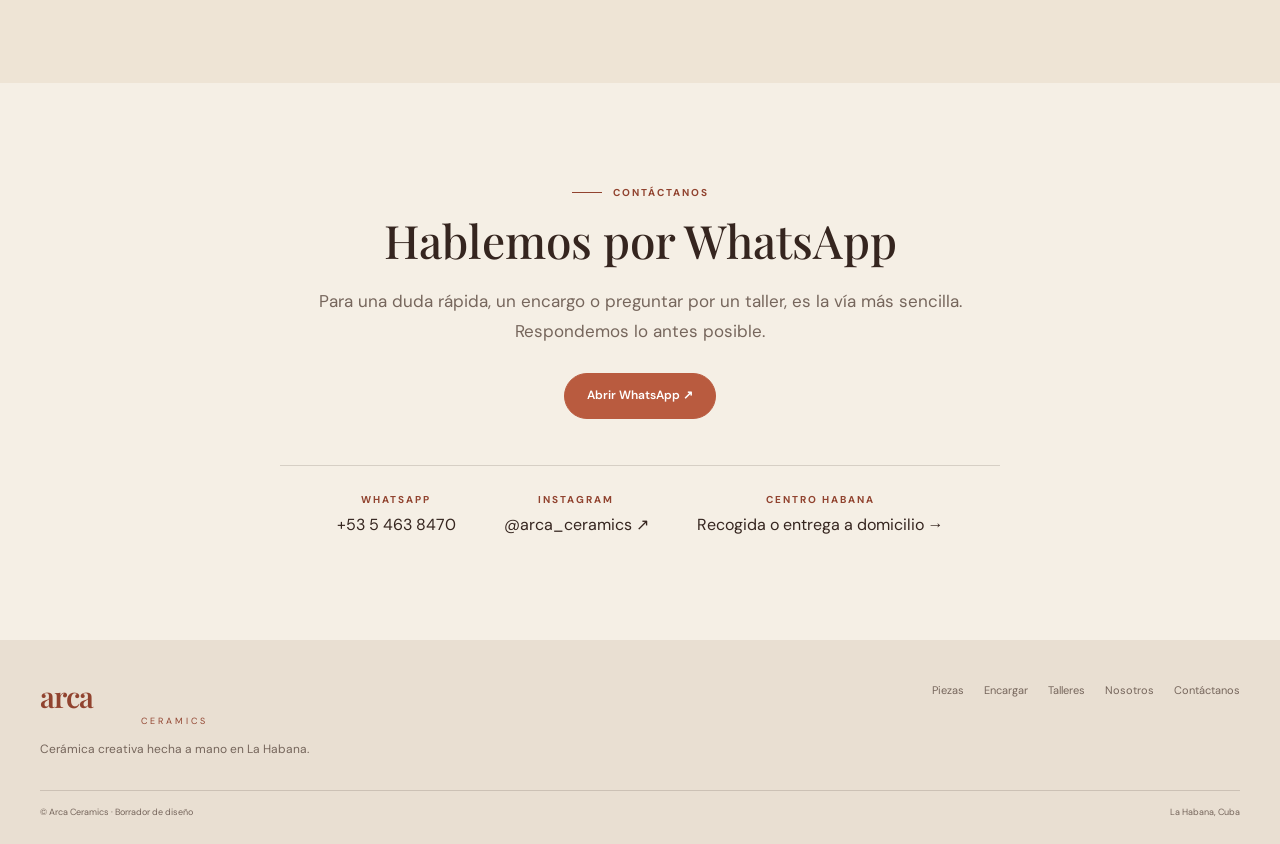
<file: nosotros.html>
<!doctype html>
<html lang="es">
<head>
  <meta charset="utf-8"><meta name="viewport" content="width=device-width, initial-scale=1"><meta name="theme-color" content="#f5efe5">
  <title>Nosotros | Arca Ceramics</title><meta name="description" content="La historia detrás de Arca Ceramics, un proyecto de cerámica creativa hecho a mano en La Habana."><link rel="preload" href="public/fonts/dm-sans-latin-wght-normal.woff2" as="font" type="font/woff2" crossorigin><link rel="preload" href="public/fonts/playfair-display-latin-wght-normal.woff2" as="font" type="font/woff2" crossorigin><link rel="stylesheet" href="styles.css">
</head>
<body>
  <div class="announcement">Cerámica creativa hecha a mano en La Habana <i class="sep" aria-hidden="true"></i></div>
  <header class="site-header"><nav class="nav" aria-label="Navegación principal"><a class="brand" href="index.html" aria-label="Arca Ceramics, inicio"><strong>arca</strong><span>CERAMICS</span></a><div class="nav-links" id="nav-links"><a href="piezas.html">Piezas</a><a href="talleres.html">Talleres</a><a href="nosotros.html" aria-current="page">Nosotros</a><a class="mobile-only" href="https://wa.me/5354638470?text=Hola%20Arca%2C%20tengo%20una%20pregunta" target="_blank" rel="noreferrer">Contáctanos</a></div><div class="nav-actions"><a class="button secondary contactar" href="https://wa.me/5354638470?text=Hola%20Arca%2C%20tengo%20una%20pregunta" target="_blank" rel="noreferrer">Contáctanos</a><a class="button" href="encargar.html">Encargar <span aria-hidden="true">↗︎</span></a></div><button class="menu-toggle" id="menu-toggle" aria-label="Abrir menú" aria-expanded="false">☰</button></nav></header>
  <main>
    <section class="page-hero page-hero--split"><div class="page-hero-copy"><div class="eyebrow">Detrás de cada pieza</div><h1>Una historia de barro, ideas y <em class="subrayado">volver a empezar<svg class="trazo" viewBox="0 0 300 20" preserveAspectRatio="none" aria-hidden="true"><path pathLength="1" d="M4 13 C 60 5, 125 3, 185 9 S 268 16, 296 7"/></svg></em></h1><p>Arca Ceramics es un proyecto creativo de La Habana que convierte ideas en piezas hechas a mano.</p><a class="text-link" href="https://www.instagram.com/arca_ceramics/" target="_blank" rel="noreferrer">Conocer la voz de Arca en Instagram ↗︎</a></div><div class="page-hero-image" data-foto-2="public/images/web/nosotros-tiburon.webp"><img src="public/images/web/nosotros-girasoles.webp" srcset="public/images/web/nosotros-girasoles-700.webp 700w, public/images/web/nosotros-girasoles.webp 1100w" sizes="(max-width: 860px) 100vw, 50vw" decoding="async" alt="Jarrón de Arca con rayas y tres girasoles de cerámica, sobre un pedestal de barro a la luz de la tarde"></div></section>
    <!-- Una sola columna para leer de arriba abajo, sin cajas -->
    <section class="nos-historia">
      <div class="eyebrow">La esencia del proyecto</div>
      <h2>El barro como una forma de contar</h2>
      <p>Al hablar de sus primeros años, Arca ha descrito el proyecto como hobby, reto, sueño y segunda oportunidad. La cerámica abrió un camino para transformar ideas, referencias y personajes queridos en objetos que se pueden tener cerca.</p>
      <p>Su trabajo combina piezas funcionales y decorativas con encargos personales. El proceso también forma parte de la historia: probar, aprender, resolver lo que aparece en el taller y celebrar cada pieza que encuentra su casa.</p>
      <p class="nos-etapas" aria-label="Hobby, reto y segunda oportunidad"><span>Hobby</span><i class="sep" aria-hidden="true"></i><span>Reto</span><i class="sep" aria-hidden="true"></i><span>Segunda oportunidad</span></p>
    </section>

    <section class="nos-cita">
      <div class="eyebrow">Lo que guía el trabajo</div>
      <h2>Hecho a mano, pensado para alguien</h2>
      <p>Las pequeñas variaciones son la huella de las manos: cada objeto tiene su propio carácter. Y detrás de cada encargo hay un motivo, una referencia o un recuerdo que se convierte en una pieza para usar, regalar o guardar cerca.</p>
    </section>

    <section class="nos-contacto" id="contacto">
      <div class="eyebrow">Contáctanos</div>
      <h2>Hablemos por WhatsApp</h2>
      <p>Para una duda rápida, un encargo o preguntar por un taller, es la vía más sencilla. Respondemos lo antes posible.</p>
      <a class="button" href="https://wa.me/5354638470" target="_blank" rel="noreferrer">Abrir WhatsApp ↗︎</a>
      <ul class="nos-datos">
        <li><small>WhatsApp</small><span>+53 5 463 8470</span></li>
        <li><small>Instagram</small><a href="https://www.instagram.com/arca_ceramics/" target="_blank" rel="noreferrer">@arca_ceramics ↗︎</a></li>
        <li><small>Centro Habana</small><a href="encargar.html#condiciones">Recogida o entrega a domicilio →</a></li>
      </ul>
    </section>
  </main>
  <footer class="footer"><div class="wrap"><div class="footer-top"><div><a class="brand" href="index.html"><strong>arca</strong><span>CERAMICS</span></a><p>Cerámica creativa hecha a mano en La Habana.</p></div><div class="footer-links"><a href="piezas.html">Piezas</a><a href="encargar.html">Encargar</a><a href="talleres.html">Talleres</a><a href="nosotros.html">Nosotros</a><a href="https://wa.me/5354638470?text=Hola%20Arca%2C%20tengo%20una%20pregunta" target="_blank" rel="noreferrer">Contáctanos</a></div></div><div class="footer-bottom"><span>© Arca Ceramics · Borrador de diseño</span><span>La Habana, Cuba</span></div></div></footer><div class="floating-note">Borrador de diseño</div><script src="site.js" defer></script>
</body></html>
</file>
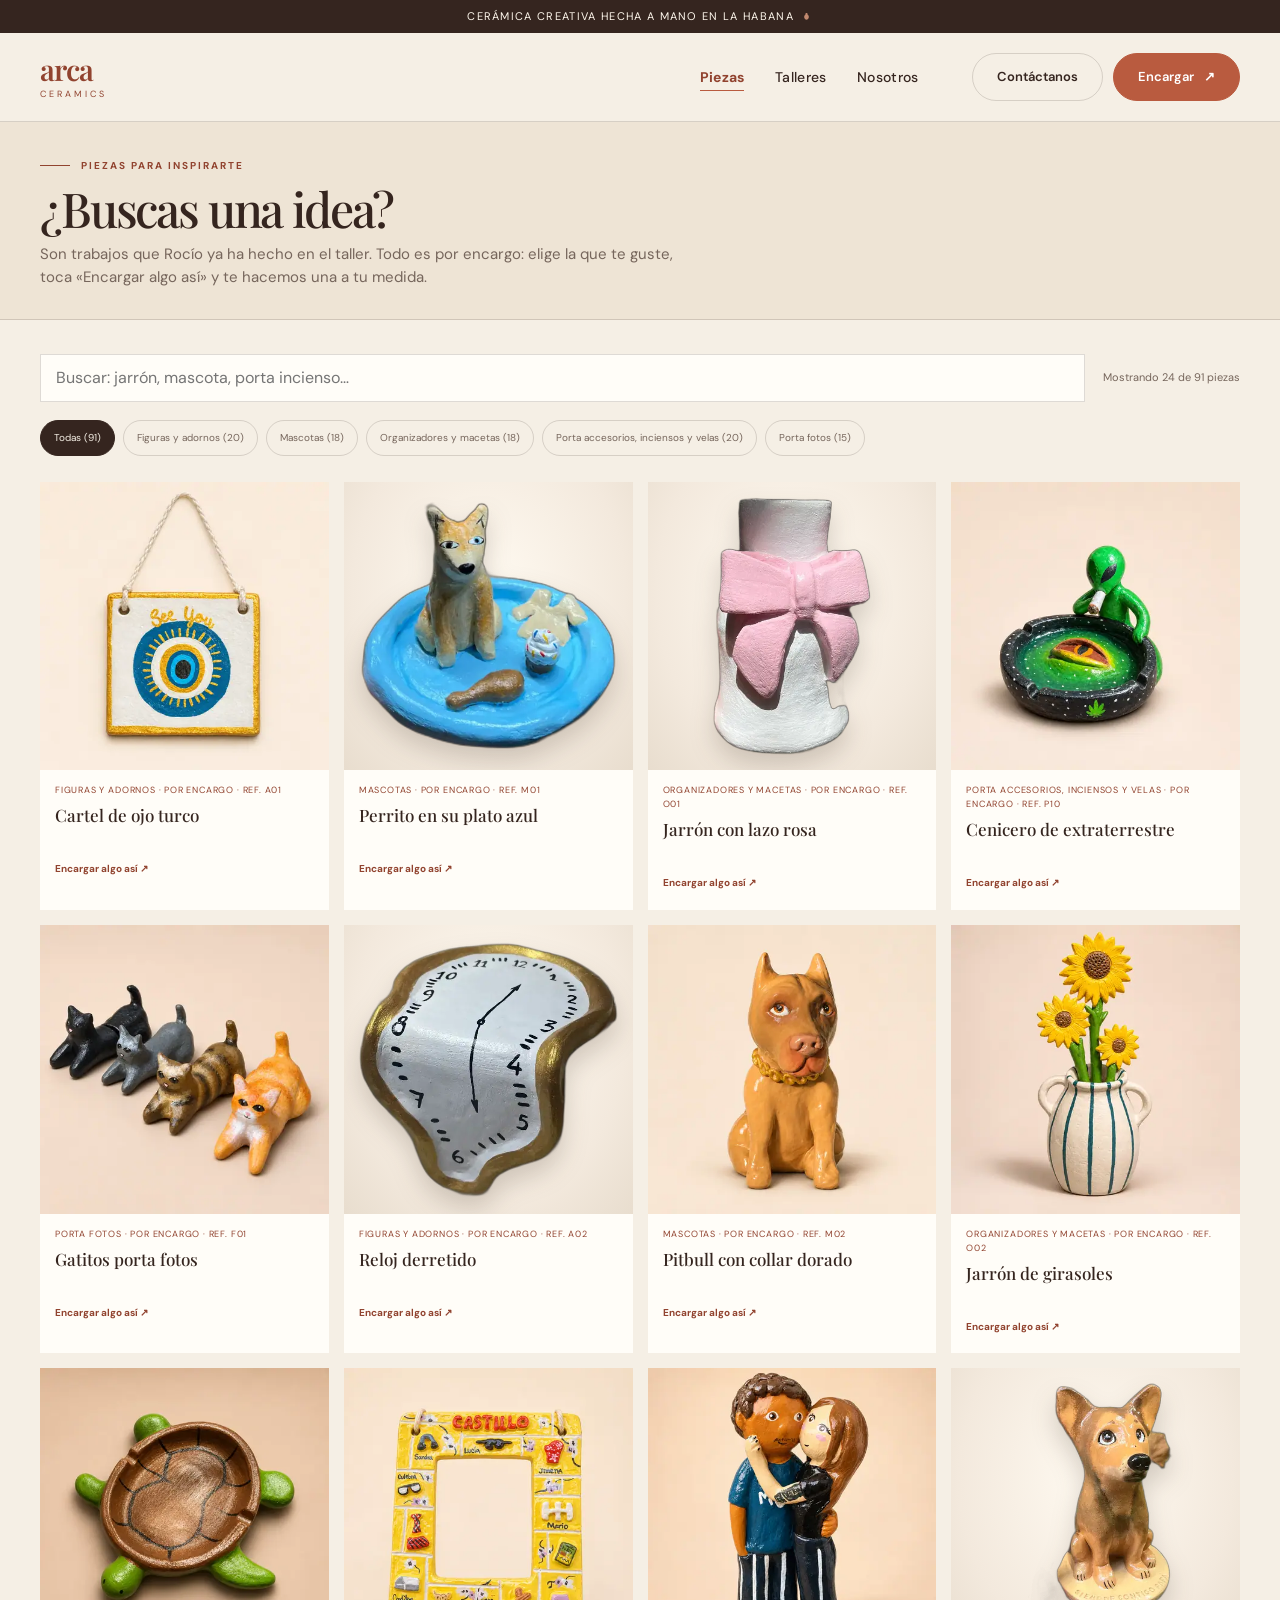
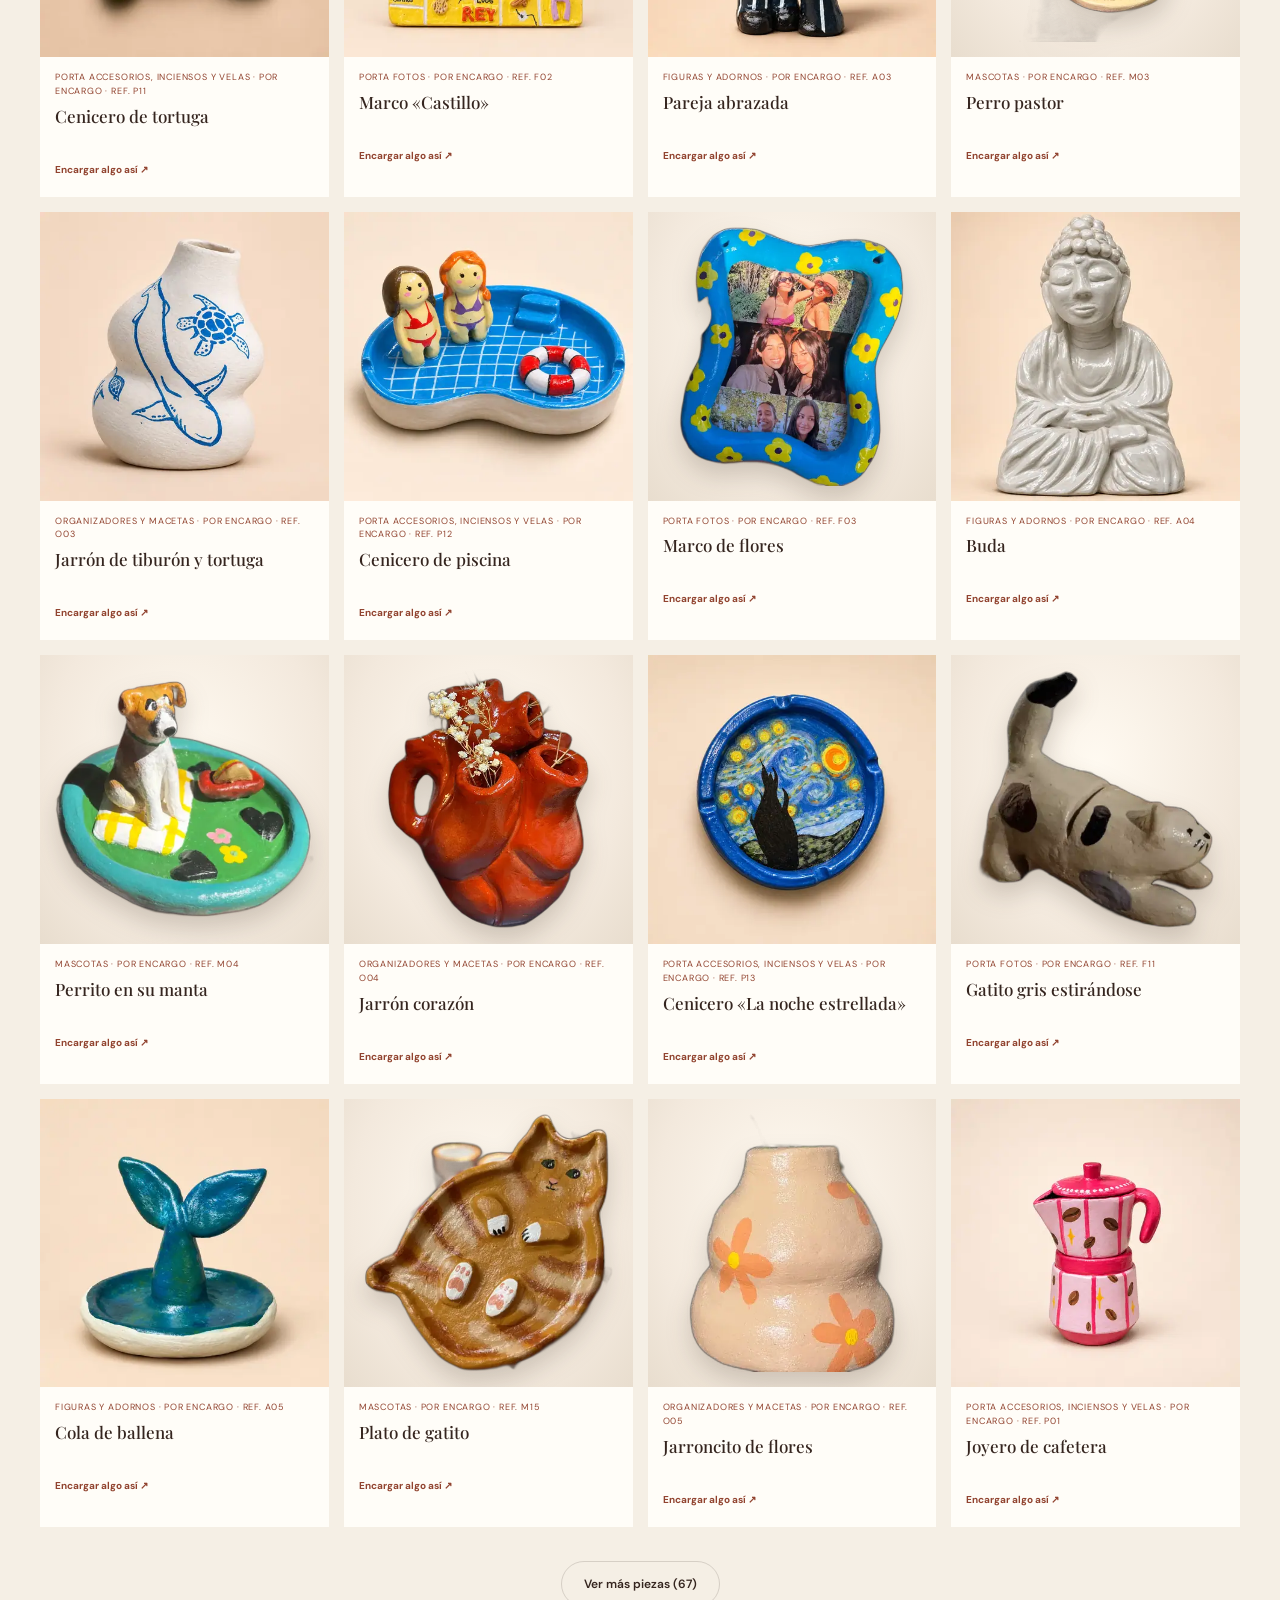
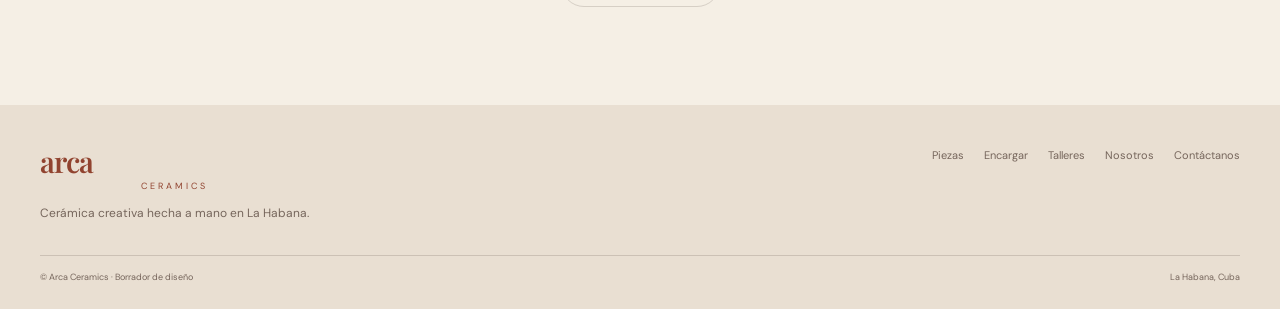
<file: piezas.html>
<!doctype html>
<html lang="es">
<head>
  <meta charset="utf-8"><meta name="viewport" content="width=device-width, initial-scale=1"><meta name="theme-color" content="#f5efe5">
  <title>Piezas | Arca Ceramics</title><meta name="description" content="Piezas de cerámica hechas a mano por Arca en La Habana. Elige una que te inspire y encarga la tuya a medida."><link rel="preload" href="public/fonts/dm-sans-latin-wght-normal.woff2" as="font" type="font/woff2" crossorigin><link rel="preload" href="public/fonts/playfair-display-latin-wght-normal.woff2" as="font" type="font/woff2" crossorigin><link rel="stylesheet" href="styles.css">
  <style>
    .page-hero { padding: 36px 0 30px; }
    .page-hero h1 { margin: 10px 0 10px; font-size: clamp(32px, 4.5vw, 48px); }
    .galeria { padding: 10px 0 90px; }
  </style>
</head>
<body>
  <div class="announcement">Cerámica creativa hecha a mano en La Habana <i class="sep" aria-hidden="true"></i></div>
  <header class="site-header"><nav class="nav" aria-label="Navegación principal"><a class="brand" href="index.html" aria-label="Arca Ceramics, inicio"><strong>arca</strong><span>CERAMICS</span></a><div class="nav-links" id="nav-links"><a href="piezas.html" aria-current="page">Piezas</a><a href="talleres.html">Talleres</a><a href="nosotros.html">Nosotros</a><a class="mobile-only" href="https://wa.me/5354638470?text=Hola%20Arca%2C%20tengo%20una%20pregunta" target="_blank" rel="noreferrer">Contáctanos</a></div><div class="nav-actions"><a class="button secondary contactar" href="https://wa.me/5354638470?text=Hola%20Arca%2C%20tengo%20una%20pregunta" target="_blank" rel="noreferrer">Contáctanos</a><a class="button" href="encargar.html">Encargar <span aria-hidden="true">↗︎</span></a></div><button class="menu-toggle" id="menu-toggle" aria-label="Abrir menú" aria-expanded="false">☰</button></nav></header>
  <main>
    <section class="page-hero"><div class="wrap"><div class="eyebrow">Piezas para inspirarte</div><h1>¿Buscas una idea?</h1><p>Son trabajos que Rocío ya ha hecho en el taller. Todo es por encargo: elige la que te guste, toca «Encargar algo así» y te hacemos una a tu medida.</p></div></section>

    <section class="wrap galeria">
            <div class="reference-tools"><input class="catalog-search" id="catalog-search" type="search" placeholder="Buscar: jarrón, mascota, porta incienso…" aria-label="Buscar piezas"><span class="catalog-count" id="reference-count" aria-live="polite"></span></div>
      <div class="reference-filters" role="group" aria-label="Filtrar por tipo de pieza"><button type="button" data-catalog-filter="all" data-label="Todas" aria-pressed="true">Todas</button><button type="button" data-catalog-filter="adorno" data-label="Figuras y adornos" aria-pressed="false">Figuras y adornos</button><button type="button" data-catalog-filter="mascota" data-label="Mascotas" aria-pressed="false">Mascotas</button><button type="button" data-catalog-filter="maceta" data-label="Organizadores y macetas" aria-pressed="false">Organizadores y macetas</button><button type="button" data-catalog-filter="accesorios" data-label="Porta accesorios, inciensos y velas" aria-pressed="false">Porta accesorios, inciensos y velas</button><button type="button" data-catalog-filter="fotos" data-label="Porta fotos" aria-pressed="false">Porta fotos</button></div>
      <div class="reference-grid" id="reference-grid"></div><p class="catalog-empty" id="catalog-empty">Prueba con otro nombre o elige una categoría diferente.</p><div class="catalog-load"><button class="button secondary" id="catalog-more" type="button">Ver más piezas</button></div>
    </section>

  </main>
  <footer class="footer">
    <div class="wrap">
      <div class="footer-top">
        <div><a class="brand" href="index.html"><strong>arca</strong><span>CERAMICS</span></a><p>Cerámica creativa hecha a mano en La Habana.</p></div>
        <div class="footer-links"><a href="piezas.html">Piezas</a><a href="encargar.html">Encargar</a><a href="talleres.html">Talleres</a><a href="nosotros.html">Nosotros</a><a href="https://wa.me/5354638470?text=Hola%20Arca%2C%20tengo%20una%20pregunta" target="_blank" rel="noreferrer">Contáctanos</a></div>
      </div>
      <div class="footer-bottom"><span>© Arca Ceramics · Borrador de diseño</span><span>La Habana, Cuba</span></div>
    </div>
  </footer>
  <script src="catalogo-data.js" defer></script><script src="catalogo.js" defer></script><script src="site.js" defer></script>
</body>
</html>
</file>
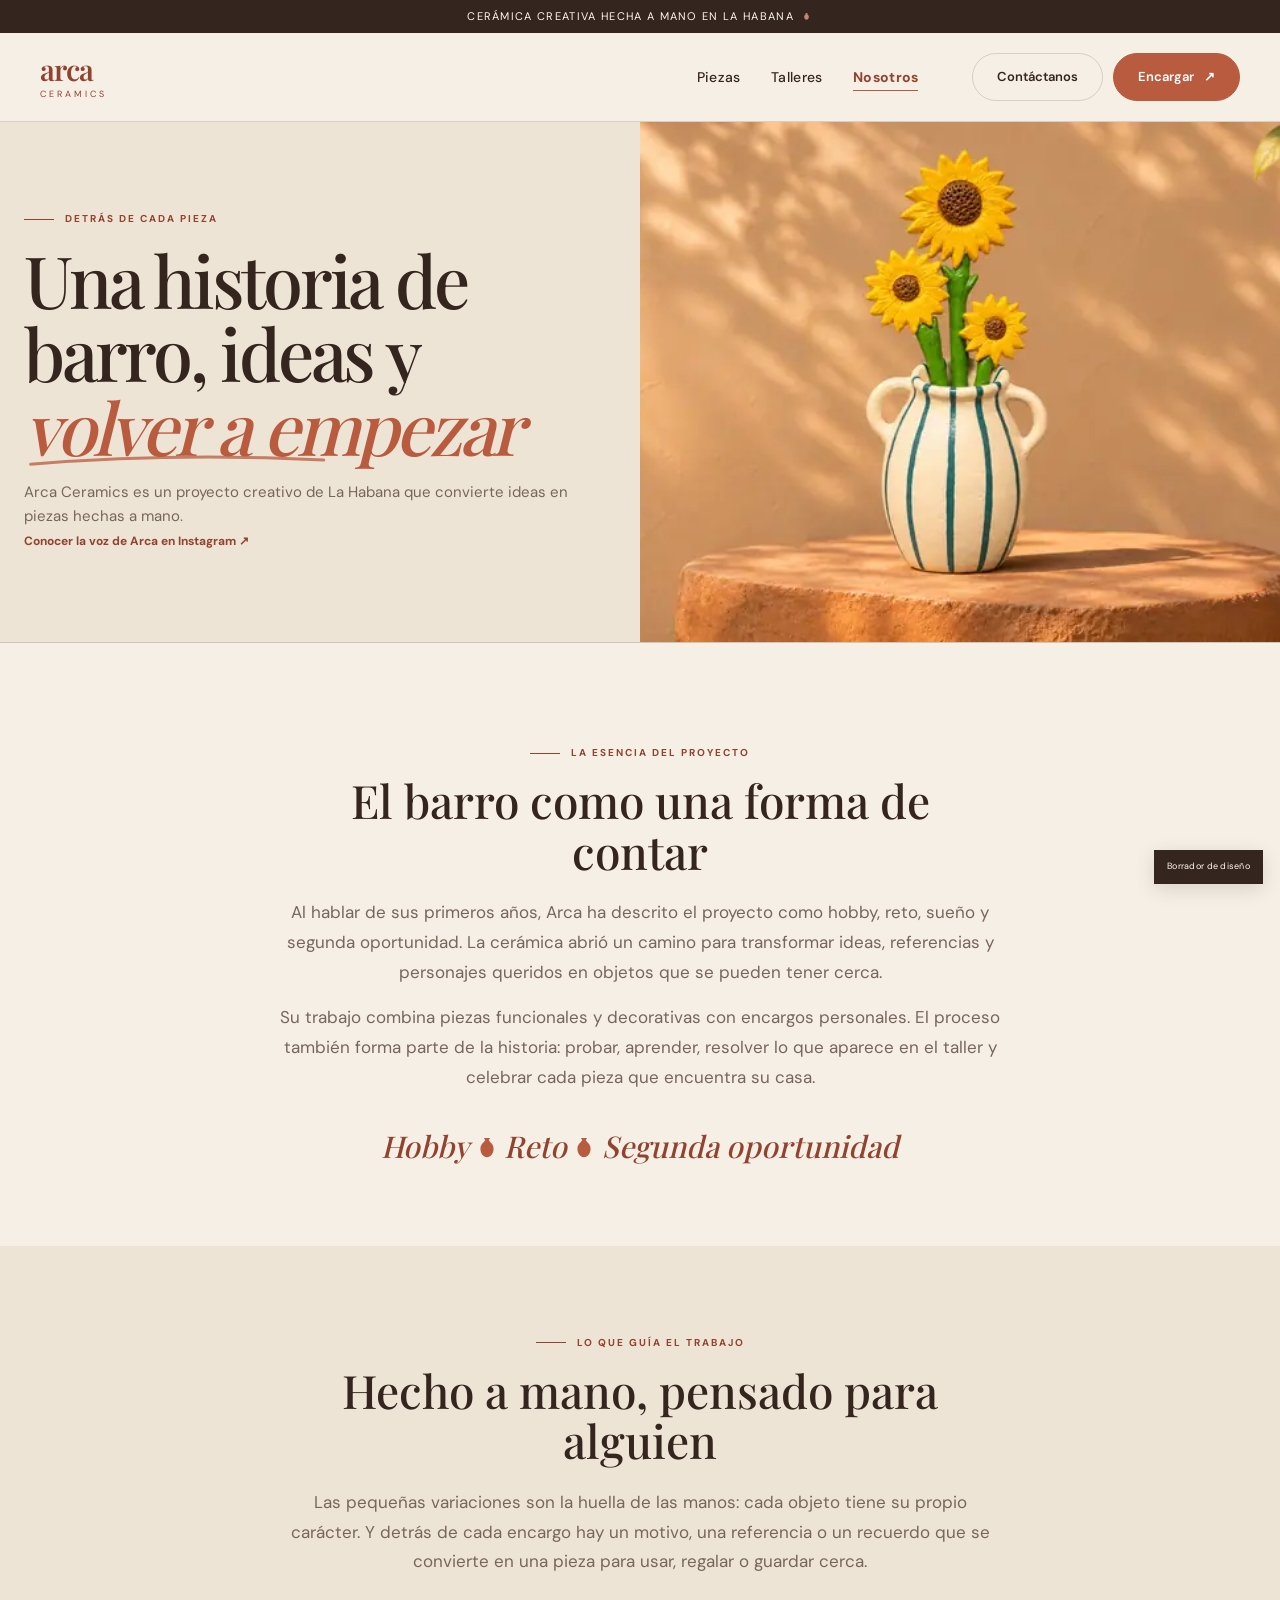
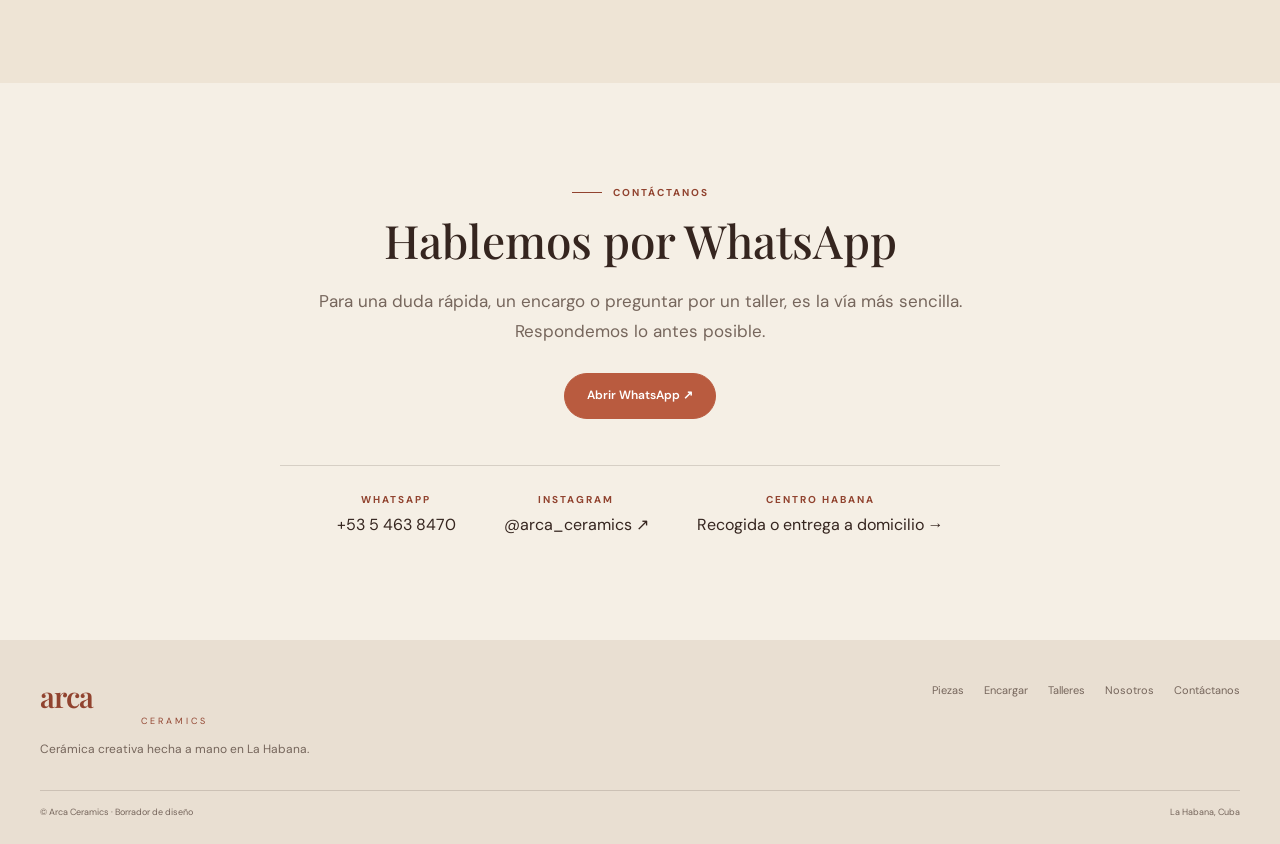
<file: sobre-arca.html>
<!doctype html>
<html lang="es">
<head>
  <meta charset="utf-8"><meta name="viewport" content="width=device-width, initial-scale=1">
  <title>Arca Ceramics</title>
  <meta http-equiv="refresh" content="0; url=nosotros.html"><link rel="canonical" href="nosotros.html">
  <script>location.replace('nosotros.html' + location.search + (location.hash || ''));</script>
</head>
<body><p>Esta página ahora está en <a href="nosotros.html">nosotros.html</a>.</p></body>
</html>
</file>
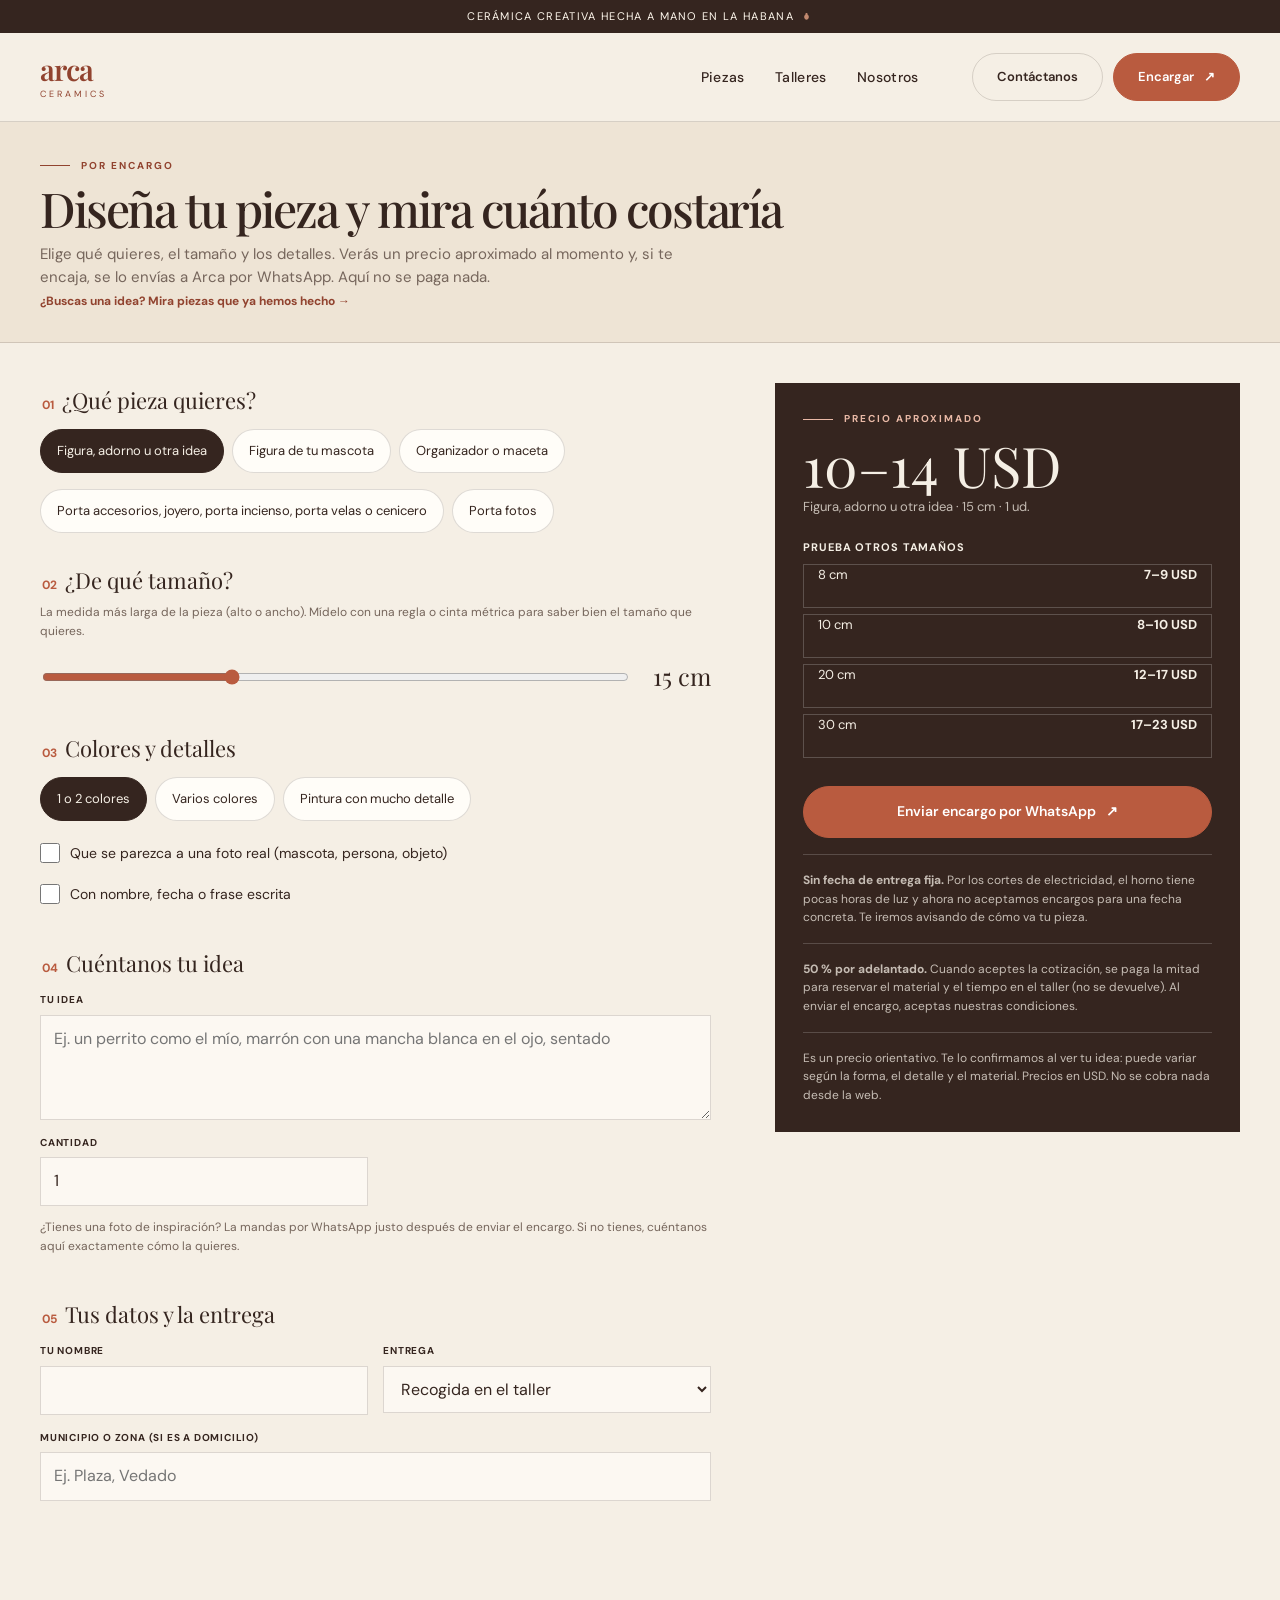
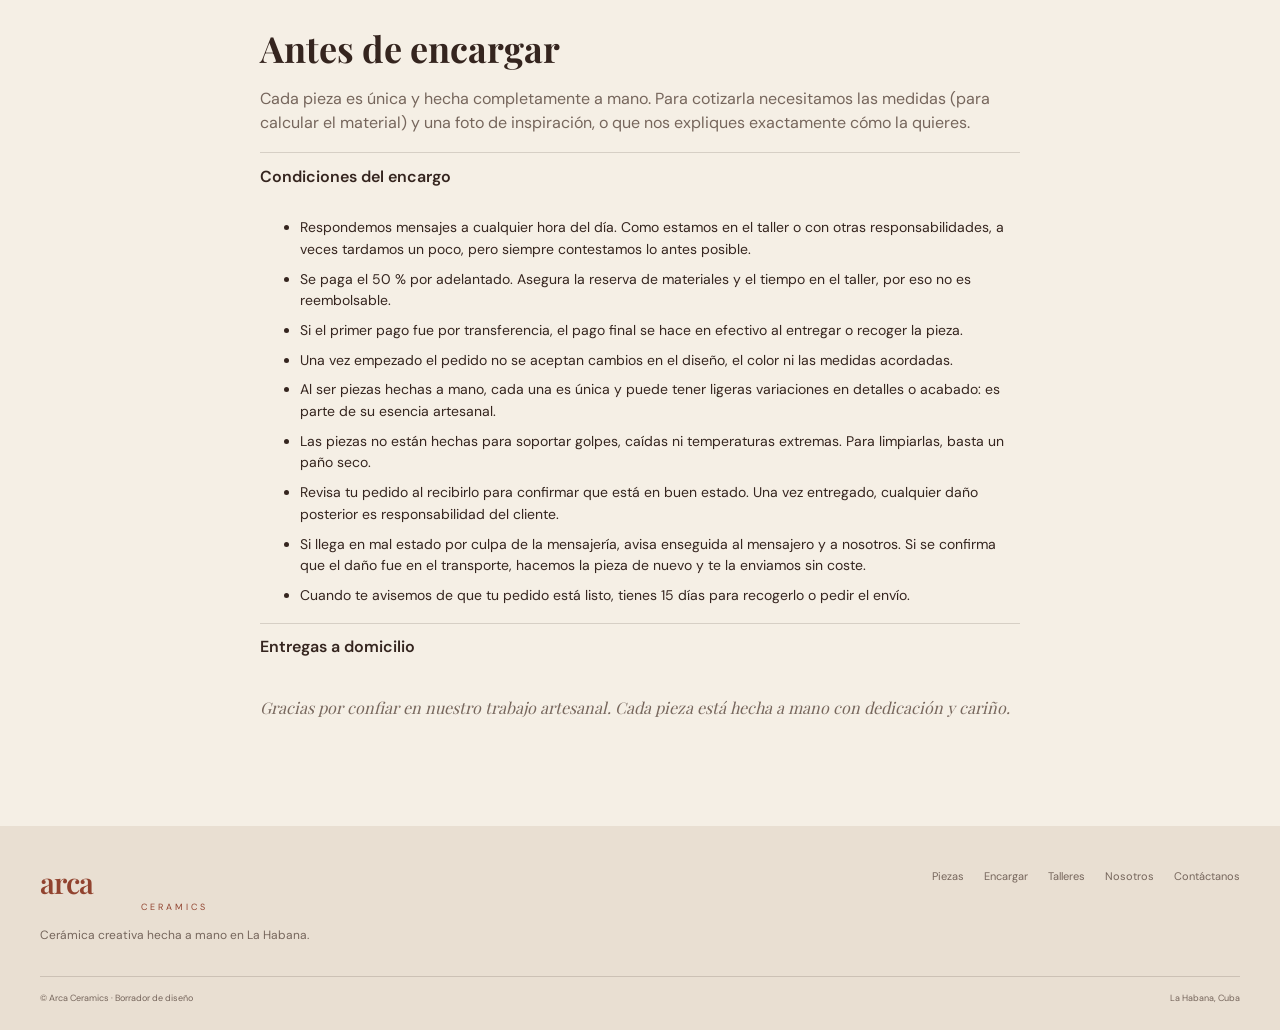
<file: solicitud.html>
<!doctype html>
<html lang="es">
<head>
  <meta charset="utf-8"><meta name="viewport" content="width=device-width, initial-scale=1">
  <title>Encarga tu pieza | Arca Ceramics</title>
  <meta http-equiv="refresh" content="0; url=encargar.html"><link rel="canonical" href="encargar.html">
  <script>location.replace('encargar.html' + location.search);</script>
</head>
<body><p>Las solicitudes ahora se hacen en <a href="encargar.html">Encargar</a>.</p></body>
</html>
</file>
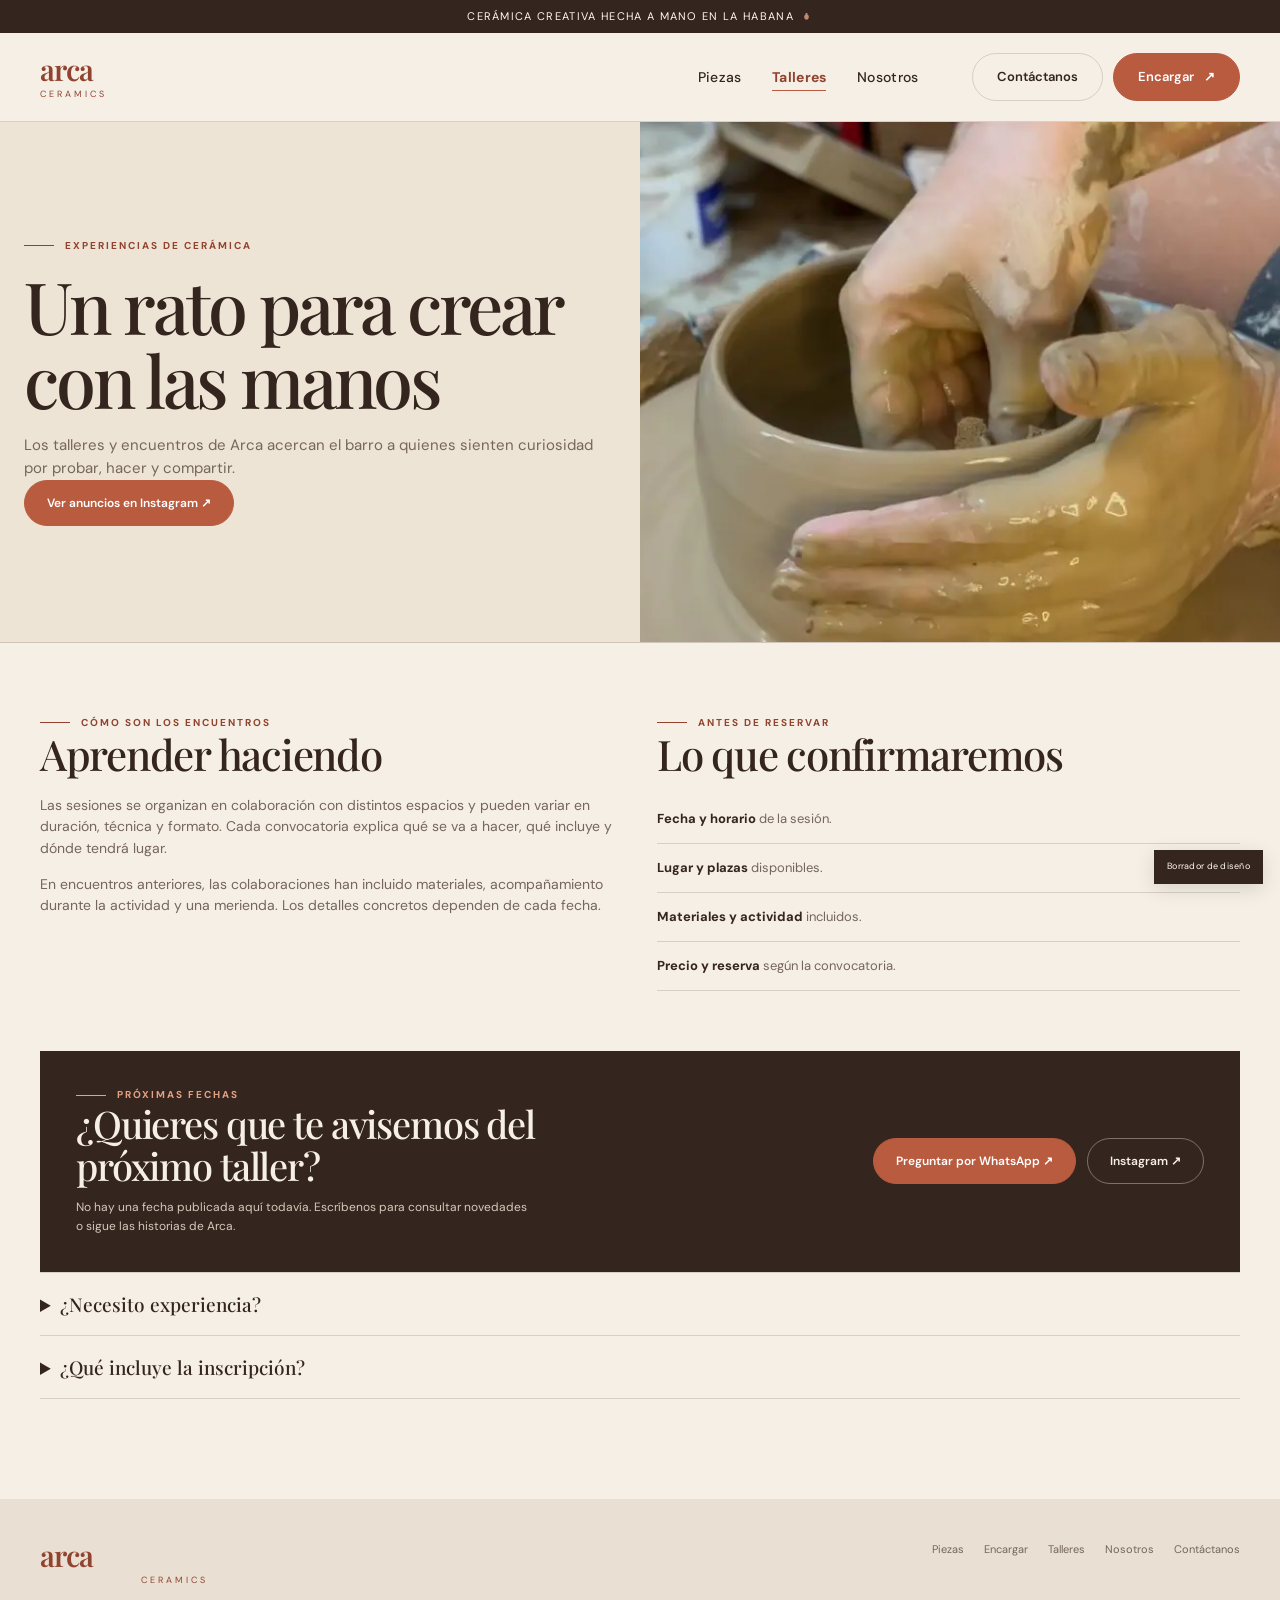
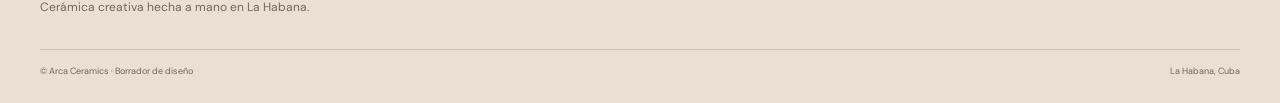
<file: talleres.html>
<!doctype html>
<html lang="es">
<head>
  <meta charset="utf-8"><meta name="viewport" content="width=device-width, initial-scale=1"><meta name="theme-color" content="#f5efe5">
  <title>Talleres | Arca Ceramics</title><meta name="description" content="Conoce los talleres y encuentros creativos de cerámica de Arca en La Habana."><link rel="preload" href="public/fonts/dm-sans-latin-wght-normal.woff2" as="font" type="font/woff2" crossorigin><link rel="preload" href="public/fonts/playfair-display-latin-wght-normal.woff2" as="font" type="font/woff2" crossorigin><link rel="stylesheet" href="styles.css">
</head>
<body>
  <div class="announcement">Cerámica creativa hecha a mano en La Habana <i class="sep" aria-hidden="true"></i></div>
  <header class="site-header"><nav class="nav" aria-label="Navegación principal"><a class="brand" href="index.html" aria-label="Arca Ceramics, inicio"><strong>arca</strong><span>CERAMICS</span></a><div class="nav-links" id="nav-links"><a href="piezas.html">Piezas</a><a href="talleres.html" aria-current="page">Talleres</a><a href="nosotros.html">Nosotros</a><a class="mobile-only" href="https://wa.me/5354638470?text=Hola%20Arca%2C%20tengo%20una%20pregunta" target="_blank" rel="noreferrer">Contáctanos</a></div><div class="nav-actions"><a class="button secondary contactar" href="https://wa.me/5354638470?text=Hola%20Arca%2C%20tengo%20una%20pregunta" target="_blank" rel="noreferrer">Contáctanos</a><a class="button" href="encargar.html">Encargar <span aria-hidden="true">↗︎</span></a></div><button class="menu-toggle" id="menu-toggle" aria-label="Abrir menú" aria-expanded="false">☰</button></nav></header>
  <main>
    <section class="page-hero page-hero--split"><div class="page-hero-copy"><div class="eyebrow">Experiencias de cerámica</div><h1>Un rato para crear con las manos</h1><p>Los talleres y encuentros de Arca acercan el barro a quienes sienten curiosidad por probar, hacer y compartir.</p><a class="button" href="https://www.instagram.com/arca_ceramics/" target="_blank" rel="noreferrer">Ver anuncios en Instagram ↗︎</a></div><div class="page-hero-image"><img src="public/images/web/taller-manos-barro.webp" decoding="async" alt="Manos de Rocío dando forma a un cuenco de barro en el torno, en el taller de Arca"></div></section>
    <section class="page-body wrap">
      <div class="workshop-facts"><div><div class="eyebrow">Cómo son los encuentros</div><h2>Aprender haciendo</h2><p>Las sesiones se organizan en colaboración con distintos espacios y pueden variar en duración, técnica y formato. Cada convocatoria explica qué se va a hacer, qué incluye y dónde tendrá lugar.</p><p>En encuentros anteriores, las colaboraciones han incluido materiales, acompañamiento durante la actividad y una merienda. Los detalles concretos dependen de cada fecha.</p></div><div><div class="eyebrow">Antes de reservar</div><h2>Lo que confirmaremos</h2><ul class="workshop-checklist"><li><b>Fecha y horario</b> de la sesión.</li><li><b>Lugar y plazas</b> disponibles.</li><li><b>Materiales y actividad</b> incluidos.</li><li><b>Precio y reserva</b> según la convocatoria.</li></ul></div></div>
      <div class="dark-callout"><div><div class="eyebrow" style="color:#e5a283">Próximas fechas</div><h2>¿Quieres que te avisemos del próximo taller?</h2><p>No hay una fecha publicada aquí todavía. Escríbenos para consultar novedades o sigue las historias de Arca.</p></div><div class="button-row"><a class="button" href="https://wa.me/5354638470" target="_blank" rel="noreferrer">Preguntar por WhatsApp ↗︎</a><a class="button secondary" style="color:var(--paper);border-color:rgba(255,255,255,.35)" href="https://www.instagram.com/arca_ceramics/" target="_blank" rel="noreferrer">Instagram ↗︎</a></div></div>
      <div class="faq-list"><details><summary>¿Necesito experiencia?</summary><p>Los encuentros se plantean como espacios para probar y crear acompañados. Revisa la convocatoria para conocer el nivel y la actividad de cada sesión.</p></details><details><summary>¿Qué incluye la inscripción?</summary><p>Depende del formato y del espacio colaborador. Materiales, merienda y otros detalles se especifican en el anuncio de cada taller.</p></details></div>
    </section>
  </main>
  <footer class="footer"><div class="wrap"><div class="footer-top"><div><a class="brand" href="index.html"><strong>arca</strong><span>CERAMICS</span></a><p>Cerámica creativa hecha a mano en La Habana.</p></div><div class="footer-links"><a href="piezas.html">Piezas</a><a href="encargar.html">Encargar</a><a href="talleres.html">Talleres</a><a href="nosotros.html">Nosotros</a><a href="https://wa.me/5354638470?text=Hola%20Arca%2C%20tengo%20una%20pregunta" target="_blank" rel="noreferrer">Contáctanos</a></div></div><div class="footer-bottom"><span>© Arca Ceramics · Borrador de diseño</span><span>La Habana, Cuba</span></div></div></footer><div class="floating-note">Borrador de diseño</div><script src="site.js" defer></script>
</body></html>
</file>
<file: styles.css>
/* Fuentes servidas desde la propia web (sin Google): una sola por familia, variable, solo latín */
@font-face { font-family: "DM Sans"; font-style: normal; font-weight: 100 1000; font-display: swap; src: url(public/fonts/dm-sans-latin-wght-normal.woff2) format("woff2"); }
@font-face { font-family: "Playfair Display"; font-style: normal; font-weight: 400 900; font-display: swap; src: url(public/fonts/playfair-display-latin-wght-normal.woff2) format("woff2"); }
    :root {
      --paper: #f5efe5;
      --paper-deep: #eee4d5;
      --ink: #35251f;
      --muted: #76665c;
      --clay: #b95b3f;
      --clay-dark: #91432f;
      --line: rgba(53, 37, 31, .16);
      --white: #fffdf8;
      --serif: "Playfair Display", Georgia, serif;
      --sans: "DM Sans", Arial, sans-serif;
      --wrap: 1200px;
    }
    * { box-sizing: border-box; }
    html { scroll-behavior: smooth; }
    body { margin: 0; background: var(--paper); color: var(--ink); font-family: var(--sans); line-height: 1.55; }
    a { color: inherit; text-decoration: none; }
    button, input, select, textarea { font: inherit; }
    button, a { -webkit-tap-highlight-color: transparent; }
    .announcement { padding: 8px 20px; background: var(--ink); color: #fff8ed; text-align: center; font-size: 11px; letter-spacing: .12em; text-transform: uppercase; }
    .site-header { position: sticky; top: 0; z-index: 20; background: rgba(245,239,229,.95); backdrop-filter: blur(14px); border-bottom: 1px solid var(--line); }
    .nav { width: min(var(--wrap), calc(100% - 48px)); min-height: 78px; margin: auto; display: flex; align-items: center; justify-content: space-between; gap: 28px; }
    .brand { display: flex; flex-direction: column; line-height: .94; color: var(--clay-dark); }
    .brand strong { font: 600 25px/1 var(--serif); letter-spacing: -.04em; }
    .brand span { margin-top: 6px; font-size: 8px; letter-spacing: .34em; text-align: center; }
    .nav-links { display: flex; align-items: center; gap: clamp(16px, 3vw, 38px); font-size: 12px; color: #59473d; }
    .nav-links .mobile-only { display: none; }
    .nav-actions { display: flex; align-items: center; gap: 10px; }
    .nav-links a:not(.button):hover, .text-link:hover { color: var(--clay); }
    .button { display: inline-flex; justify-content: center; align-items: center; gap: 10px; min-height: 46px; padding: 0 22px; border: 1px solid var(--clay); border-radius: 999px; background: var(--clay); color: white; font-size: 12px; font-weight: 600; transition: .2s ease; }
    .button:hover { transform: translateY(-2px); background: var(--clay-dark); border-color: var(--clay-dark); }
    .button.secondary { background: transparent; color: var(--ink); border-color: var(--line); }
    .button.secondary:hover { background: var(--white); border-color: var(--ink); }
    .menu-toggle { display: none; border: 0; background: transparent; color: var(--ink); font-size: 24px; }
    .wrap { width: min(var(--wrap), calc(100% - 48px)); margin-inline: auto; }
    .hero { position: relative; display: block; min-height: 660px; margin: 0; padding: 0; overflow: hidden; }
    .hero-copy { position: relative; z-index: 2; display: flex; flex-direction: column; justify-content: center; align-items: flex-start; width: min(var(--wrap), calc(100% - 48px)); min-height: 660px; margin: 0 auto; padding: 35px 0; }
    .eyebrow { display: flex; align-items: center; gap: 11px; color: var(--clay-dark); font-size: 10px; font-weight: 700; text-transform: uppercase; letter-spacing: .2em; }
    .eyebrow::before { content: ""; width: 30px; height: 1px; background: currentColor; }
    h1, h2, h3, p { margin-top: 0; }
    h1 { max-width: 760px; margin: 25px 0 20px; font: 500 clamp(42px, 5.5vw, 76px)/1.02 var(--serif); letter-spacing: -.045em; }
    h1 em { color: var(--clay); font-weight: 500; }
    .hero-copy p { max-width: 390px; margin-bottom: 29px; color: var(--muted); font-size: 15px; }
    .button-row { display: flex; flex-wrap: wrap; gap: 11px; }
    .hero-note { margin-top: 32px; color: var(--muted); font: italic 13px var(--serif); }
    .hero::before { content: ""; position: absolute; z-index: 1; inset: 0; background: linear-gradient(90deg, rgba(245,239,229,.91) 0%, rgba(245,239,229,.78) 35%, rgba(245,239,229,.08) 68%, rgba(245,239,229,0) 100%); pointer-events: none; }
    .hero-visual { position: absolute; z-index: 0; inset: 0; overflow: hidden; background: var(--paper-deep); }
    .hero-visual img { width: 100%; height: 100%; position: absolute; inset: 0; object-fit: cover; object-position: center 52%; }
    .image-caption { position: absolute; right: 18px; bottom: 18px; padding: 8px 12px; border: 1px solid rgba(255,255,255,.48); background: rgba(255,253,248,.83); color: var(--muted); font-size: 9px; letter-spacing: .08em; text-transform: uppercase; }
    .section { padding: 94px 0; }
    .section-heading { display: block; margin-bottom: 32px; }
    .section-heading h2, .story h2, .custom-copy h2, .workshop-copy h2 { margin: 13px 0 0; font: 500 clamp(32px, 4vw, 50px)/1.08 var(--serif); letter-spacing: -.035em; }
    .section-heading p { max-width: 470px; margin: 16px 0 0; color: var(--muted); font-size: 13px; }
    .text-link { display: inline-flex; align-items: center; gap: 9px; color: var(--clay-dark); font-size: 12px; font-weight: 700; white-space: nowrap; }
    .product-grid { display: grid; grid-template-columns: repeat(3, 1fr); gap: 22px; }
    .product-card { min-width: 0; }
    .product-photo { position: relative; height: 350px; overflow: hidden; background: var(--paper-deep); }
    .product-photo img { width: 100%; height: 100%; object-fit: cover; transition: transform .45s ease; }
    .product-card:hover .product-photo img { transform: scale(1.04); }
    .product-photo.crop-one img, .product-photo.crop-two img, .product-photo.crop-three img { object-position: center; }
    .product-tag { position: absolute; left: 13px; top: 13px; padding: 7px 10px; background: var(--white); color: var(--clay-dark); font-size: 9px; letter-spacing: .09em; text-transform: uppercase; }
    .product-info { display: flex; justify-content: space-between; align-items: start; padding: 14px 1px 0; gap: 12px; }
    .product-info h3 { margin: 0 0 4px; font: 500 19px var(--serif); }
    .product-info p { margin: 0; color: var(--muted); font-size: 11px; }
    .product-info span { color: var(--clay-dark); font-size: 11px; white-space: nowrap; }
    .note { margin: 18px 0 0; color: var(--muted); font-size: 10px; }
    .soft-band { background: var(--paper-deep); }
    .custom { display: grid; grid-template-columns: 1fr 1fr; gap: clamp(38px, 8vw, 110px); align-items: center; }
    .custom-art { min-height: 450px; position: relative; overflow: hidden; background: var(--ink); }
    .custom-art img { width: 100%; height: 100%; position: absolute; inset: 0; object-fit: cover; opacity: .83; }
    .custom-art::after { content: "UNA IDEA · UNA PIEZA"; position: absolute; left: 18px; bottom: 18px; color: white; font-size: 9px; letter-spacing: .2em; }
    .custom-copy p, .story p, .workshop-copy p { max-width: 460px; margin: 20px 0 26px; color: var(--muted); font-size: 14px; }
    .steps { display: grid; grid-template-columns: repeat(3, 1fr); gap: 18px; margin: 28px 0 30px; }
    .step { border-top: 1px solid var(--line); padding-top: 12px; }
    .step b { display: block; margin-bottom: 5px; color: var(--clay-dark); font: 500 18px var(--serif); }
    .step span { color: var(--muted); font-size: 10px; }
    .story { display: grid; grid-template-columns: 1fr 1fr; align-items: center; gap: clamp(36px, 8vw, 110px); }
    .story-mark { width: 100%; min-height: 340px; display: grid; place-items: center; background: #e8ddd0; color: var(--clay-dark); text-align: center; }
    .story-mark span { max-width: 260px; font: italic 36px/1.13 var(--serif); }
    .story-mark small { display: block; margin-top: 18px; font: 10px var(--sans); letter-spacing: .18em; text-transform: uppercase; }
    .workshop { display: grid; grid-template-columns: 1fr 1fr; min-height: 410px; background: var(--ink); color: var(--paper); }
    .workshop-copy { display: flex; flex-direction: column; justify-content: center; align-items: flex-start; padding: 58px clamp(28px, 7vw, 95px); }
    .workshop-copy .eyebrow { color: #e5a283; }
    .workshop-copy p { color: #d6c8b9; }
    .workshop-photo { position: relative; min-height: 410px; overflow: hidden; }
    .workshop-photo img { width: 100%; height: 100%; position: absolute; inset: 0; object-fit: cover; object-position: 54% 46%; filter: saturate(.78); }
    .request-section { padding: 100px 0; }
    .contact-strip { display: flex; justify-content: space-between; align-items: center; gap: 28px; padding: 30px 0; border-top: 1px solid var(--line); }
    .contact-strip h2 { margin: 7px 0 0; font: 500 clamp(25px, 3vw, 36px)/1.1 var(--serif); }
    .contact-strip p { max-width: 390px; margin: 0; color: var(--muted); font-size: 12px; }
    .request-layout { display: grid; grid-template-columns: .75fr 1.25fr; gap: clamp(32px, 7vw, 90px); align-items: start; }
    .request-aside h2 { margin: 12px 0 16px; font: 500 clamp(32px,4vw,48px)/1.06 var(--serif); letter-spacing: -.03em; }
    .request-aside p { color: var(--muted); font-size: 13px; }
    .request-form { display: grid; grid-template-columns: 1fr 1fr; gap: 15px; }
    .field { display: flex; flex-direction: column; gap: 7px; }
    .field.full { grid-column: 1 / -1; }
    .field label { font-size: 10px; font-weight: 700; letter-spacing: .08em; text-transform: uppercase; }
    .field input, .field select, .field textarea { width: 100%; min-height: 46px; padding: 11px 13px; border: 1px solid var(--line); border-radius: 0; background: rgba(255,253,248,.7); color: var(--ink); outline: none; }
    .field textarea { min-height: 105px; resize: vertical; }
    .field input:focus, .field select:focus, .field textarea:focus { border-color: var(--clay); }
    .form-foot { grid-column: 1 / -1; display: flex; justify-content: space-between; align-items: center; gap: 16px; }
    .form-foot small { max-width: 330px; color: var(--muted); font-size: 10px; }
    .form-result { grid-column: 1 / -1; display: none; padding: 14px 16px; background: #e3ebdf; color: #344b34; font-size: 12px; }
    .form-result.show { display: block; }
    .footer { padding: 42px 0 24px; background: #e9dfd2; }
    .footer-top { display: flex; justify-content: space-between; align-items: start; gap: 30px; padding-bottom: 32px; }
    .footer p { max-width: 280px; margin: 14px 0 0; color: var(--muted); font-size: 12px; }
    .footer-links { display: flex; flex-wrap: wrap; gap: 20px; color: var(--muted); font-size: 11px; }
    .footer-bottom { display: flex; justify-content: space-between; gap: 18px; padding-top: 15px; border-top: 1px solid var(--line); color: var(--muted); font-size: 9px; }
    .floating-note { position: fixed; z-index: 30; right: 17px; bottom: 16px; padding: 10px 13px; background: var(--ink); color: #fff7eb; box-shadow: 0 5px 20px rgba(0,0,0,.12); font-size: 9px; letter-spacing: .03em; }
    .nav-links a[aria-current="page"] { color: var(--clay-dark); font-weight: 700; }
    .page-hero { padding: 76px 0 70px; background: var(--paper-deep); border-bottom: 1px solid var(--line); }
    .page-hero h1 { max-width: 820px; margin: 16px 0 18px; font-size: clamp(42px, 6vw, 72px); }
    .page-hero p { max-width: 650px; margin: 0; color: var(--muted); font-size: 15px; }
    .page-body { padding: 72px 0 100px; }
    .page-body h2 { margin: 0 0 14px; font: 500 clamp(28px, 3.5vw, 42px)/1.1 var(--serif); letter-spacing: -.03em; }
    .page-body p { color: var(--muted); font-size: 14px; }
    .page-lead { max-width: 720px; margin-bottom: 42px; }
    .catalog-grid { grid-template-columns: repeat(3, 1fr); }
    .catalog-grid .product-photo { height: 360px; }
    .available-grid .product-photo { display: grid; place-items: center; background: radial-gradient(ellipse at 50% 38%, #fffaf1 0%, #f3e9dd 67%, #e8ddce 100%); }
    .available-grid .product-photo img { object-fit: contain; padding: 15px; filter: drop-shadow(0 13px 12px rgba(53, 40, 26, .20)); }
    .catalog-grid .product-card:last-child { display: block; }
    .page-cta { display: flex; justify-content: space-between; align-items: center; gap: 24px; margin-top: 54px; padding: 28px 0; border-top: 1px solid var(--line); }
    .page-cta p { max-width: 520px; margin: 0; }
    .editorial-grid { display: grid; grid-template-columns: 1fr 1fr; gap: clamp(32px, 7vw, 84px); align-items: center; }
    .editorial-image { min-height: 430px; position: relative; overflow: hidden; background: var(--paper-deep); }
    .editorial-image img { width: 100%; height: 100%; position: absolute; inset: 0; object-fit: cover; }
    .info-cards { display: grid; grid-template-columns: repeat(3, 1fr); gap: 16px; margin: 35px 0; }
    .info-card { min-height: 150px; padding: 22px; background: var(--white); border: 1px solid var(--line); }
    .info-card b { display: block; margin-bottom: 8px; color: var(--clay-dark); font: 500 21px var(--serif); }
    .info-card p { margin: 0; font-size: 12px; }
    .contact-cards { display: grid; grid-template-columns: repeat(3, 1fr); gap: 18px; }
    .contact-card { min-height: 210px; padding: 26px; background: var(--white); border: 1px solid var(--line); }
    .contact-card .eyebrow { margin-bottom: 15px; }
    .contact-card h2 { font-size: 26px; }
    .contact-card p { font-size: 12px; }
    .faq-list { border-top: 1px solid var(--line); }
    .faq-list details { padding: 18px 0; border-bottom: 1px solid var(--line); }
    .faq-list summary { cursor: pointer; font: 500 19px var(--serif); }
    .faq-list p { max-width: 720px; margin: 12px 0 0; }
    .page-hero--split { display: grid; grid-template-columns: 1fr 1fr; align-items: stretch; padding: 0; min-height: 520px; background: var(--paper-deep); }
    .page-hero--split .page-hero-copy { width: min(600px, calc(100% - 48px)); margin: auto; padding: 64px 0; }
    .page-hero--split .page-hero-image { min-height: 520px; position: relative; overflow: hidden; }
    .page-hero--split .page-hero-image img { width: 100%; height: 100%; position: absolute; inset: 0; object-fit: cover; }
    .catalog-nav { display: flex; gap: 10px; flex-wrap: wrap; margin: 24px 0 56px; }
    .catalog-nav a { padding: 10px 16px; border: 1px solid var(--line); border-radius: 999px; color: var(--muted); font-size: 11px; }
    .catalog-nav a:hover { color: var(--clay-dark); background: var(--white); }
    .catalog-block { margin: 48px 0 70px; }
    .catalog-block-heading { display: flex; justify-content: space-between; align-items: end; gap: 24px; margin-bottom: 24px; padding-bottom: 17px; border-bottom: 1px solid var(--line); }
    .catalog-block-heading p { max-width: 430px; margin: 0; text-align: right; font-size: 12px; }
    .product-wall { display: grid; grid-template-columns: repeat(4, 1fr); gap: 16px; }
    .available-wall { display: grid; grid-template-columns: repeat(2, minmax(0, 1fr)); gap: 26px; max-width: 820px; }
    .custom-catalog-grid { grid-template-columns: repeat(2, minmax(0, 1fr)); max-width: 940px; }
    .product-wall .product-photo { height: 300px; }
    .product-wall .product-info { display: block; }
    .product-wall .product-info span { display: inline-block; margin-top: 8px; }
    .product-wall .product-card:nth-child(2) { margin-top: 38px; }
    .product-wall .product-card:nth-child(4) { margin-top: 38px; }
    .catalog-note { display: flex; justify-content: space-between; gap: 20px; padding: 17px 0; border-top: 1px solid var(--line); border-bottom: 1px solid var(--line); color: var(--muted); font-size: 11px; }
    .story-cards { display: grid; grid-template-columns: 1.15fr .85fr; gap: 18px; }
    .story-card { min-height: 260px; padding: 28px; background: var(--white); border: 1px solid var(--line); }
    .story-card:nth-child(3n+1) { background: var(--paper-deep); }
    .story-card .eyebrow { margin-bottom: 16px; }
    .story-card h3 { margin-bottom: 12px; font: 500 25px/1.12 var(--serif); }
    .story-card p { font-size: 12px; }
    .timeline { display: grid; grid-template-columns: repeat(3, 1fr); gap: 22px; margin: 40px 0; }
    .timeline-item { padding-top: 17px; border-top: 1px solid var(--clay); }
    .timeline-item b { display: block; margin-bottom: 10px; color: var(--clay-dark); font: 500 22px var(--serif); }
    .timeline-item p { margin: 0; font-size: 12px; }
    .dark-callout { display: flex; justify-content: space-between; align-items: center; gap: 30px; margin-top: 60px; padding: 36px; background: var(--ink); color: var(--paper); }
    .dark-callout h2 { max-width: 560px; margin: 0; font-size: clamp(26px, 3.2vw, 38px); }
    .dark-callout p { max-width: 460px; margin: 12px 0 0; color: #d6c8b9; font-size: 12px; }
    .workshop-facts { display: grid; grid-template-columns: 1fr 1fr; gap: 34px; align-items: start; }
    .workshop-facts h2 { margin-bottom: 18px; }
    .workshop-checklist { margin: 0; padding: 0; list-style: none; }
    .workshop-checklist li { padding: 14px 0; border-bottom: 1px solid var(--line); color: var(--muted); font-size: 13px; }
    .workshop-checklist b { color: var(--ink); }
    .contact-layout { display: grid; grid-template-columns: 1.2fr .8fr; gap: 26px; align-items: start; }
    .contact-primary { padding: 34px; background: var(--white); border: 1px solid var(--line); }
    .contact-primary h2 { margin: 12px 0; }
    .contact-secondary { display: grid; gap: 16px; }
    .contact-secondary .contact-card { min-height: auto; }
    .request-progress { display: flex; gap: 14px; margin: 26px 0 0; color: var(--muted); font-size: 10px; }
    .request-progress span { padding: 8px 10px; border: 1px solid var(--line); }
    .catalog-count { color: var(--muted); font-size: 11px; }
    .reference-tools { display: grid; grid-template-columns: 1fr auto; gap: 18px; align-items: center; margin: 24px 0 18px; }
    .catalog-search { width: 100%; min-height: 48px; padding: 0 15px; border: 1px solid var(--line); background: var(--white); color: var(--ink); }
    .catalog-search:focus { outline: 1px solid var(--clay); border-color: var(--clay); }
    .reference-filters { display: flex; flex-wrap: wrap; gap: 8px; margin: 0 0 26px; }
    .reference-filters button { padding: 9px 13px; border: 1px solid var(--line); border-radius: 999px; background: transparent; color: var(--muted); cursor: pointer; font-size: 10px; }
    .reference-filters button[aria-pressed="true"] { border-color: var(--ink); background: var(--ink); color: var(--paper); }
    .reference-grid { display: grid; grid-template-columns: repeat(4, minmax(0, 1fr)); gap: 15px; }
    .reference-card { min-width: 0; background: var(--white); }
    .reference-image { height: 260px; display: grid; place-items: center; overflow: hidden; padding: 15px; background: radial-gradient(ellipse at 50% 38%, #fffaf1 0%, #f3e9dd 67%, #e8ddce 100%); }
    .reference-image img { width: 100%; height: 100%; object-fit: contain; filter: drop-shadow(0 13px 12px rgba(53, 40, 26, .20)); }
    .reference-card[data-source="studio"] .reference-image { padding: 0; background: #f7eddf; }
    .reference-card[data-source="studio"] .reference-image img { object-fit: cover; filter: none; }
    .reference-card[data-source="original"] .reference-image { padding: 0; background: #eee4d5; }
    .reference-card[data-source="original"] .reference-image img { object-fit: cover; mix-blend-mode: normal; }
    /* Give ritual cutouts one warm backdrop and soften cooler baked photos. */
    .reference-card[data-category="rituales"] .reference-image { background: radial-gradient(ellipse at 50% 38%, #fbe8d8 0%, #f4dfce 70%, #ecd3c0 100%); }
    .reference-card[data-category="rituales"][data-source="studio"] .reference-image img,
    .reference-card[data-category="rituales"][data-source="original"] .reference-image img { filter: sepia(.16) saturate(1.04); }
    .reference-card[data-category="casa"] .reference-image { background: radial-gradient(ellipse at 50% 38%, #fbe8d8 0%, #f4dfce 70%, #ecd3c0 100%); }
    .reference-card[data-category="casa"][data-source="studio"] .reference-image img,
    .reference-card[data-category="casa"][data-source="original"] .reference-image img { filter: sepia(.16) saturate(1.04); }
    .reference-card[data-id="cenicero-l"] .reference-image img { object-position: center 100%; }
    .reference-info { padding: 14px 15px 16px; }
    .reference-info small { display: block; margin-bottom: 7px; color: var(--clay-dark); font-size: 9px; letter-spacing: .09em; text-transform: uppercase; }
    .reference-info h3 { min-height: 42px; margin: 0 0 8px; font: 500 17px/1.2 var(--serif); }
    .reference-info p { margin: 0 0 10px; color: var(--muted); font-size: 10px; }
    .reference-info a { color: var(--clay-dark); font-size: 10px; font-weight: 700; }
    .catalog-load { display: flex; justify-content: center; padding: 34px 0 8px; }
    .catalog-empty { display: none; padding: 36px 0; color: var(--muted); font-size: 13px; }
    @media (max-width: 850px) {
      .nav { width: min(var(--wrap), calc(100% - 34px)); min-height: 68px; }
      .menu-toggle { display: block; order: 3; }
      .nav-links { display: none; position: absolute; top: 68px; left: 0; right: 0; flex-direction: column; align-items: stretch; padding: 18px 24px 22px; background: var(--paper); border-bottom: 1px solid var(--line); }
      .nav-links.open { display: flex; }
      .nav-links a { padding: 7px 0; }
      .nav-links .mobile-only { display: block; }
      .nav-actions { margin-left: auto; }
      .nav-actions .contactar { display: none; }
      .nav-actions .button { min-height: 40px; padding: 0 16px; }
      .wrap { width: min(var(--wrap), calc(100% - 34px)); }
      .hero { min-height: 620px; }
      .hero-copy { width: min(var(--wrap), calc(100% - 34px)); min-height: 620px; padding: 30px 0; }
      .hero-visual { min-height: 0; }
      .product-grid { gap: 14px; }
      .product-photo { height: 290px; }
      .custom, .story, .request-layout { gap: 36px; }
      .workshop-copy { padding: 42px 32px; }
    }
    @media (max-width: 600px) {
      .announcement { font-size: 9px; }
      .brand strong { font-size: 22px; }
      h1 { max-width: 100%; font-size: clamp(34px, 9.5vw, 52px); }
      .hero { min-height: 680px; }
      .hero::before { background: linear-gradient(180deg, rgba(245,239,229,.95) 0%, rgba(245,239,229,.82) 40%, rgba(245,239,229,.08) 82%, rgba(245,239,229,0) 100%); }
      .hero-copy { min-height: 680px; justify-content: flex-start; padding-top: 58px; }
      .hero-visual img { object-position: 70% center; }
      .section { padding: 66px 0; }
      .product-grid { grid-template-columns: 1fr 1fr; }
      .product-card:last-child { display: none; }
      .catalog-grid .product-card:last-child { display: block; }
      .custom-catalog-grid .product-card:last-child { display: block; }
      .product-photo { height: 235px; }
      .catalog-grid .product-photo { height: 245px; }
      .product-info { display: block; }
      .product-info span { display: inline-block; margin-top: 7px; }
      .custom, .story, .workshop, .request-layout { grid-template-columns: 1fr; }
      .custom-art { min-height: 330px; }
      .steps { gap: 10px; }
      .step span { font-size: 9px; }
      .story-mark { min-height: 250px; }
      .workshop-photo { min-height: 300px; order: -1; }
      .request-section { padding: 68px 0; }
      .contact-strip { align-items: flex-start; flex-direction: column; }
      .request-form { grid-template-columns: 1fr; }
      .field.full, .form-foot, .form-result { grid-column: 1; }
      .form-foot { align-items: flex-start; flex-direction: column; }
      .footer-top, .footer-bottom { flex-direction: column; }
      .page-hero { padding: 56px 0 48px; }
      .page-body { padding: 54px 0 72px; }
      .catalog-grid, .contact-cards, .info-cards { grid-template-columns: 1fr 1fr; }
      .catalog-grid .product-photo { height: 220px; }
      .editorial-grid { grid-template-columns: 1fr; }
      .editorial-image { min-height: 320px; }
      .page-cta { align-items: flex-start; flex-direction: column; }
      .page-hero--split { grid-template-columns: 1fr; }
      .page-hero--split .page-hero-copy { padding: 54px 0; }
      .page-hero--split .page-hero-image { min-height: 340px; }
      .product-wall { grid-template-columns: 1fr 1fr; }
      .available-wall, .custom-catalog-grid { grid-template-columns: 1fr 1fr; }
      .product-wall .product-photo { height: 220px; }
      .product-wall .product-card:nth-child(2), .product-wall .product-card:nth-child(4) { margin-top: 0; }
      .story-cards, .timeline, .workshop-facts, .contact-layout { grid-template-columns: 1fr; }
      .story-cards { grid-template-columns: 1fr; }
      .story-card { min-height: 0; }
      .reference-grid { grid-template-columns: repeat(2, minmax(0, 1fr)); }
      .reference-image { height: 205px; padding: 9px; }
      .reference-info { padding: 11px; }
      .reference-info h3 { font-size: 15px; }
      .reference-tools { grid-template-columns: 1fr; gap: 8px; }
      .dark-callout, .catalog-block-heading, .catalog-note { align-items: flex-start; flex-direction: column; }
      .catalog-block-heading p { text-align: left; }
      .floating-note { right: 8px; bottom: 8px; font-size: 8px; }
    }

/* Pantallas grandes (como Sam): la web se ensancha y ocupa la pantalla, con un margen proporcional */
@media (min-width: 1400px) {
  :root { --wrap: min(1760px, calc(100vw - clamp(96px, 8vw, 200px))); }
  body { font-size: 17px; }
  .product-photo { height: clamp(350px, 24vw, 480px); }
  .custom-art, .workshop-photo { min-height: 540px; }
  .workshop { min-height: 540px; }
  .reference-grid { grid-template-columns: repeat(5, minmax(0, 1fr)); }
  .reference-image { height: 300px; }
}
/* Menú: logo a la izquierda; a la derecha los enlaces y los dos botones */
.nav { position: relative; min-height: 88px; }
.brand strong { font-size: 29px; }
.brand span { font-size: 9px; }
.nav-links { margin-left: auto; gap: clamp(22px, 2.4vw, 40px); font: 500 14px/1 var(--sans); color: var(--ink); letter-spacing: .02em; }
.nav-actions { margin-left: clamp(18px, 2vw, 32px); }
.nav-links a:not(.button) { position: relative; padding: 6px 0; }
.nav-links a:not(.button)::after { content: ""; position: absolute; left: 0; right: 0; bottom: -1px; height: 1px; background: var(--clay); transform: scaleX(0); transition: transform .25s ease; }
.nav-links a:hover::after, .nav-links a[aria-current="page"]::after { transform: scaleX(1); }
.nav-links a[aria-current="page"] { color: var(--clay-dark); }
.nav-actions .button { min-height: 48px; padding: 0 24px; font-size: 13px; }
@media (min-width: 1400px) {
  .nav { min-height: 98px; }
  .brand strong { font-size: 34px; }
  .brand span { font-size: 10px; }
  .nav-links { font-size: 15px; }
  .nav-actions .button { min-height: 52px; padding: 0 28px; font-size: 14px; }
}
@media (max-width: 850px) {
  .nav { min-height: 68px; }
  .brand strong { font-size: 22px; }
  .brand span { font-size: 8px; }
  .nav-links { margin-left: 0; gap: 10px; font-size: 16px; }
  .nav-actions { margin-left: auto; }
  .nav-links a:not(.button)::after { display: none; }
  .nav-actions .button { min-height: 40px; padding: 0 16px; font-size: 12px; }
}
/* Animaciones suaves de la portada: solo CSS y unas líneas de site.js (~3 KB, sin fotos ni librerías).
   Si el móvil pide «reducir movimiento» todo se queda quieto; si el JS falla, nada se queda escondido. */
.subrayado { position: relative; display: inline-block; }
.trazo { position: absolute; left: 0; bottom: -.1em; width: 100%; height: .26em; overflow: visible; }
.trazo path { fill: none; stroke: var(--clay); stroke-width: 3; stroke-linecap: round; vector-effect: non-scaling-stroke; opacity: .75; }
.franja { overflow: hidden; padding: 22px 0; border-block: 1px solid var(--line); }
.franja-texto { display: flex; width: max-content; }
.franja span { padding-right: .35em; color: var(--clay-dark); font: italic 400 clamp(26px, 3.6vw, 52px)/1.1 var(--serif); letter-spacing: -.02em; white-space: nowrap; }
.product-card a { display: block; transition: transform .4s ease; }
.product-card:hover a { transform: translateY(-6px); }
@media (prefers-reduced-motion: no-preference) {
  .hero-copy > * { animation: arca-subir .9s cubic-bezier(.2, .7, .2, 1) both; }
  .hero-copy > :nth-child(2) { animation-delay: .12s; }
  .hero-copy > :nth-child(3) { animation-delay: .26s; }
  .hero-copy > :nth-child(4) { animation-delay: .4s; }
  .hero-copy > :nth-child(5) { animation-delay: .55s; }
  .trazo path { stroke-dasharray: 1; stroke-dashoffset: 1; animation: arca-dibujar 1.3s .9s ease-out forwards; }
  .hero-visual img { transform-origin: 72% 60%; animation: arca-respirar 14s ease-in-out infinite alternate; }
  .workshop-photo img { animation: arca-respirar 20s ease-in-out infinite alternate; }
  .franja-texto { animation: arca-pasar 45s linear infinite; }
  .animar .aparecer { opacity: 0; transform: translateY(28px); transition: opacity .8s ease, transform .9s cubic-bezier(.2, .7, .2, 1); transition-delay: var(--retraso, 0s); }
  .animar .aparecer.visto { opacity: 1; transform: none; }
}
@keyframes arca-subir { from { opacity: 0; transform: translateY(18px); } to { opacity: 1; transform: none; } }
@keyframes arca-dibujar { to { stroke-dashoffset: 0; } }
@keyframes arca-respirar { from { transform: scale(1); } to { transform: scale(1.05) translateY(-6px); } }
@keyframes arca-pasar { to { transform: translateX(-50%); } }
/* Franja: entre palabra y palabra, un jarroncito color barro en lugar del asterisco */
.franja .sep, .nos-etapas .sep, .announcement .sep { display: inline-block; width: .48em; height: .66em; margin: 0 .34em; vertical-align: -.02em; background: var(--clay); opacity: .8;
  -webkit-mask: url("data:image/svg+xml,%3Csvg xmlns='http://www.w3.org/2000/svg' viewBox='0 0 20 28'%3E%3Cpath d='M6 0h8v1.6h-1.2v1.6c0 1 1.3 1.9 2.8 3.4C18 9 19.4 11.8 19.4 15.2 19.4 22 15.2 27 10 27S.6 22 .6 15.2c0-3.4 1.4-6.2 3.8-8.6C5.9 5.1 7.2 4.2 7.2 3.2V1.6H6z'/%3E%3C/svg%3E") center / contain no-repeat;
          mask: url("data:image/svg+xml,%3Csvg xmlns='http://www.w3.org/2000/svg' viewBox='0 0 20 28'%3E%3Cpath d='M6 0h8v1.6h-1.2v1.6c0 1 1.3 1.9 2.8 3.4C18 9 19.4 11.8 19.4 15.2 19.4 22 15.2 27 10 27S.6 22 .6 15.2c0-3.4 1.4-6.2 3.8-8.6C5.9 5.1 7.2 4.2 7.2 3.2V1.6H6z'/%3E%3C/svg%3E") center / contain no-repeat; }
/* Tarjetas de la portada: al pasar el ratón, otra pieza del mismo tipo (solo en ordenador, ver site.js) */
.product-photo .foto-2 { position: absolute; inset: 0; width: 100%; height: 100%; object-fit: cover; opacity: 0; transition: opacity .6s ease, transform .45s ease; }
.product-card:hover .product-photo .foto-2 { opacity: 1; transform: scale(1.04); }
.product-photo .product-tag { z-index: 2; }
/* Catálogo: cada foto en un cuadrado, entera y centrada (las fotos son cuadradas; los recortes vienen sin bordes vacíos) */
.reference-image, .reference-image img { height: auto; aspect-ratio: 1 / 1; }
.reference-image img { object-position: center; }
.reference-card[data-source="studio"] .reference-image img, .reference-card[data-source="original"] .reference-image img { object-fit: contain; }
@media (max-width: 850px) { .reference-image { padding: 9px; } .reference-card[data-source="studio"] .reference-image { padding: 0; } }

/* Nosotros: una sola columna centrada para leer de arriba abajo, sin cajas */
.nos-historia, .nos-cita, .nos-contacto { width: min(720px, calc(100% - 40px)); margin: 0 auto; text-align: center; }
.nos-historia .eyebrow, .nos-cita .eyebrow, .nos-contacto .eyebrow { justify-content: center; }
.nos-historia h2, .nos-cita h2, .nos-contacto h2 { margin: 14px 0 22px; font: 500 clamp(30px, 3.6vw, 46px)/1.1 var(--serif); }
.nos-historia p, .nos-cita p, .nos-contacto p { margin: 0 auto 16px; color: var(--muted); font-size: 17px; line-height: 1.75; }
.nos-historia { padding: clamp(64px, 8vw, 110px) 0 clamp(40px, 5vw, 64px); }
.nos-etapas { margin-top: 34px !important; color: var(--clay-dark) !important; font: italic 500 clamp(22px, 2.4vw, 30px)/1.3 var(--serif) !important; }
.nos-cita { width: 100%; max-width: none; padding: clamp(56px, 7vw, 96px) 20px; background: var(--paper-deep); }
.nos-cita > * { max-width: 720px; margin-left: auto; margin-right: auto; }
.nos-contacto { padding: clamp(64px, 8vw, 110px) 0; scroll-margin-top: 100px; }
.nos-contacto .button { margin-top: 10px; }
.nos-datos { display: flex; justify-content: center; flex-wrap: wrap; gap: 14px 48px; margin: 46px 0 0; padding: 26px 0 0; list-style: none; border-top: 1px solid var(--line); }
.nos-datos li { display: grid; gap: 6px; }
.nos-datos small { color: var(--clay-dark); font-size: 10px; font-weight: 700; letter-spacing: .2em; text-transform: uppercase; }
.nos-datos span, .nos-datos a { color: var(--ink); font-size: 16px; text-decoration: none; }
.nos-datos a:hover { color: var(--clay-dark); }
@media (max-width: 850px) {
  .nos-historia p, .nos-cita p, .nos-contacto p { font-size: 16px; }
  .nos-datos { flex-direction: column; gap: 20px; }
}
/* Nosotros: el título de la franja, centrado como el resto */
.nos-cita h2 { margin-left: auto; margin-right: auto; }
/* Segunda foto al pasar el ratón también en la foto de encargos y en la de Nosotros (solo ordenador, ver site.js) */
.custom-art .foto-2, .page-hero-image .foto-2 { position: absolute; inset: 0; width: 100%; height: 100%; object-fit: cover; opacity: 0; transition: opacity .6s ease, transform .45s ease; }
.custom-art:hover .foto-2 { opacity: .83; transform: scale(1.03); }
/* Encargos: la foto es cuadrada, así que el marco también (entera, sin cortes) */
.custom-art { aspect-ratio: 1 / 1; min-height: 0 !important; width: min(100%, 640px); justify-self: center; }
/* Al pasar el ratón, la cafetera se esconde del todo para que no se vea a través del perrito */
.custom-art > img:first-child { transition: opacity .6s ease; }
.custom-art:hover:has(.foto-2) > img:first-child { opacity: 0; }
.page-hero-image:hover .foto-2 { opacity: 1; transform: scale(1.03); }
/* Efectos suaves en el resto de páginas (los mismos de la portada). Se apagan con «reducir movimiento». */
.chip span { transition: background-color .25s ease, border-color .25s ease, color .25s ease; }
.reference-card { transition: transform .4s ease, box-shadow .4s ease; }
.reference-image img { transition: transform .5s ease; }
@media (prefers-reduced-motion: no-preference) {
  /* Título de arriba: entra subiendo, una línea detrás de otra */
  .page-hero-copy > *, .page-hero > .wrap > * { animation: arca-subir .9s cubic-bezier(.2, .7, .2, 1) both; }
  .page-hero-copy > :nth-child(2), .page-hero > .wrap > :nth-child(2) { animation-delay: .12s; }
  .page-hero-copy > :nth-child(3), .page-hero > .wrap > :nth-child(3) { animation-delay: .24s; }
  .page-hero-copy > :nth-child(n+4), .page-hero > .wrap > :nth-child(n+4) { animation-delay: .36s; }
  /* Foto de arriba (Nosotros, Talleres): respira despacio */
  .page-hero-image > img:first-child { animation: arca-respirar 16s ease-in-out infinite alternate; }
  /* Piezas: tarjetas que se elevan y pieza que se acerca; las nuevas entran en cascada */
  .reference-card:hover { transform: translateY(-6px); box-shadow: 0 14px 30px rgba(53, 37, 31, .10); }
  .reference-card:hover .reference-image img { transform: scale(1.04); }
  .reference-card.nueva { animation: arca-subir .6s cubic-bezier(.2, .7, .2, 1) backwards; animation-delay: calc(var(--i, 0) * 45ms); }
  /* Calculadora: el precio da un saltito al cambiar */
  .presupuesto .cifra { transform-origin: left center; }
  .presupuesto .cifra.salto { animation: arca-salto .4s ease; }
}
@keyframes arca-salto { 40% { transform: scale(1.07); } }.nos-etapas > span { display: inline-block; }

/* ===== Móvil: todo centrado y más ordenado (la mayoría de la gente entra desde el móvil) ===== */
.announcement .sep { margin-left: .5em; background: #e5a283; }
@media (max-width: 600px) {
  /* Títulos pequeños («eyebrow») centrados, con una rayita a cada lado */
  :is(.hero-copy, .section-heading, .custom-copy, .workshop-copy, .story, .page-hero, .workshop-facts, .dark-callout, .nos-historia, .nos-cita, .nos-contacto) .eyebrow { justify-content: center; }
  :is(.hero-copy, .section-heading, .custom-copy, .workshop-copy, .story, .page-hero, .workshop-facts, .dark-callout, .nos-historia, .nos-cita, .nos-contacto) .eyebrow::after { content: ""; width: 30px; height: 1px; background: currentColor; }

  /* Portada: la foto de fondo y el texto centrado encima, sin hueco abajo */
  .hero, .hero-copy { min-height: 600px; }
  .hero-copy { justify-content: center; align-items: center; text-align: center; padding: 40px 0; }
  .hero::before { background: linear-gradient(180deg, rgba(245,239,229,.92) 0%, rgba(245,239,229,.8) 50%, rgba(245,239,229,.62) 100%); }
  .hero-visual img { object-position: 64% center; }
  .hero-copy p { margin-left: auto; margin-right: auto; }
  .hero-copy .button-row, .story .button-row, .dark-callout .button-row { justify-content: center; }
  .section-heading { text-align: center; }
  .section-heading p { margin-left: auto; margin-right: auto; }

  /* Portada: las tres piezas en un carrusel que se desliza con el dedo */
  .product-grid { display: flex; gap: 14px; margin: 0 -17px; padding: 0 17px 8px; overflow-x: auto; scroll-snap-type: x mandatory; scrollbar-width: none; }
  .product-grid::-webkit-scrollbar { display: none; }
  .product-grid .product-card, .product-grid .product-card:last-child { display: block; flex: 0 0 80%; scroll-snap-align: center; }
  .product-photo { height: 320px; }
  .product-card a { display: flex; flex-direction: column; height: 100%; }
  .product-info { display: flex; flex: 1; flex-direction: column; align-items: center; text-align: center; }
  .product-info h3 { font-size: 21px; }
  .product-info p { font-size: 13px; }
  .product-info span { margin-top: auto; padding-top: 10px; font-size: 13px; }
  #piezas .note { margin-top: 26px; text-align: center; }
  #piezas .note a { display: inline-flex; align-items: center; min-height: 48px; padding: 0 24px; border: 1px solid var(--line); border-radius: 999px; color: var(--ink); font-size: 14px; font-weight: 600; }

  /* Encargos (cafetera) */
  .custom-copy { display: flex; flex-direction: column; align-items: center; text-align: center; }
  .custom-copy p { margin-left: auto; margin-right: auto; }
  .steps { grid-template-columns: 1fr; gap: 0; width: 100%; margin: 22px 0 28px; }
  .step { display: flex; justify-content: center; align-items: baseline; gap: 12px; padding: 12px 0; }
  .step b { margin: 0; font-size: 20px; }
  .step span { font-size: 14px; }

  /* Talleres (portada) y nuestra historia */
  .workshop-copy { align-items: center; text-align: center; }
  .workshop-copy p { margin-left: auto; margin-right: auto; }
  .story > div:last-child { text-align: center; }
  .story p { margin-left: auto; margin-right: auto; }

  /* Pie: logo junto y todo centrado */
  .footer-top, .footer-bottom { align-items: center; text-align: center; }
  .footer .brand { align-items: center; }
  .footer p { margin-left: auto; margin-right: auto; }
  .footer-links { justify-content: center; gap: 14px 20px; font-size: 13px; }

  /* Cabecera de Piezas y Encargar: centrada */
  .page-hero .wrap { text-align: center; }
  .page-hero p { margin-left: auto; margin-right: auto; }

  /* Talleres y Nosotros: la foto de fondo y el texto encima, centrado (como en la portada) */
  .page-hero--split { position: relative; display: block; min-height: 560px; overflow: hidden; }
  .page-hero--split .page-hero-image { position: absolute; inset: 0; min-height: 0; }
  .page-hero--split::before { content: ""; position: absolute; z-index: 1; inset: 0; background: linear-gradient(180deg, rgba(245,239,229,.9) 0%, rgba(245,239,229,.78) 55%, rgba(245,239,229,.6) 100%); pointer-events: none; }
  .page-hero--split .page-hero-copy { position: relative; z-index: 2; display: flex; flex-direction: column; justify-content: center; align-items: center; min-height: 560px; margin: 0 auto; padding: 48px 0; text-align: center; }

  /* Talleres: bloques centrados */
  .workshop-facts > div { text-align: center; }
  .workshop-checklist li { text-align: center; }
  .dark-callout { align-items: center; text-align: center; }
}@media (max-width: 600px) {
  .page-hero--split .page-hero-copy > p { margin-bottom: 20px; }
  .hero-visual img { object-position: 76% center; }
}
</file>
